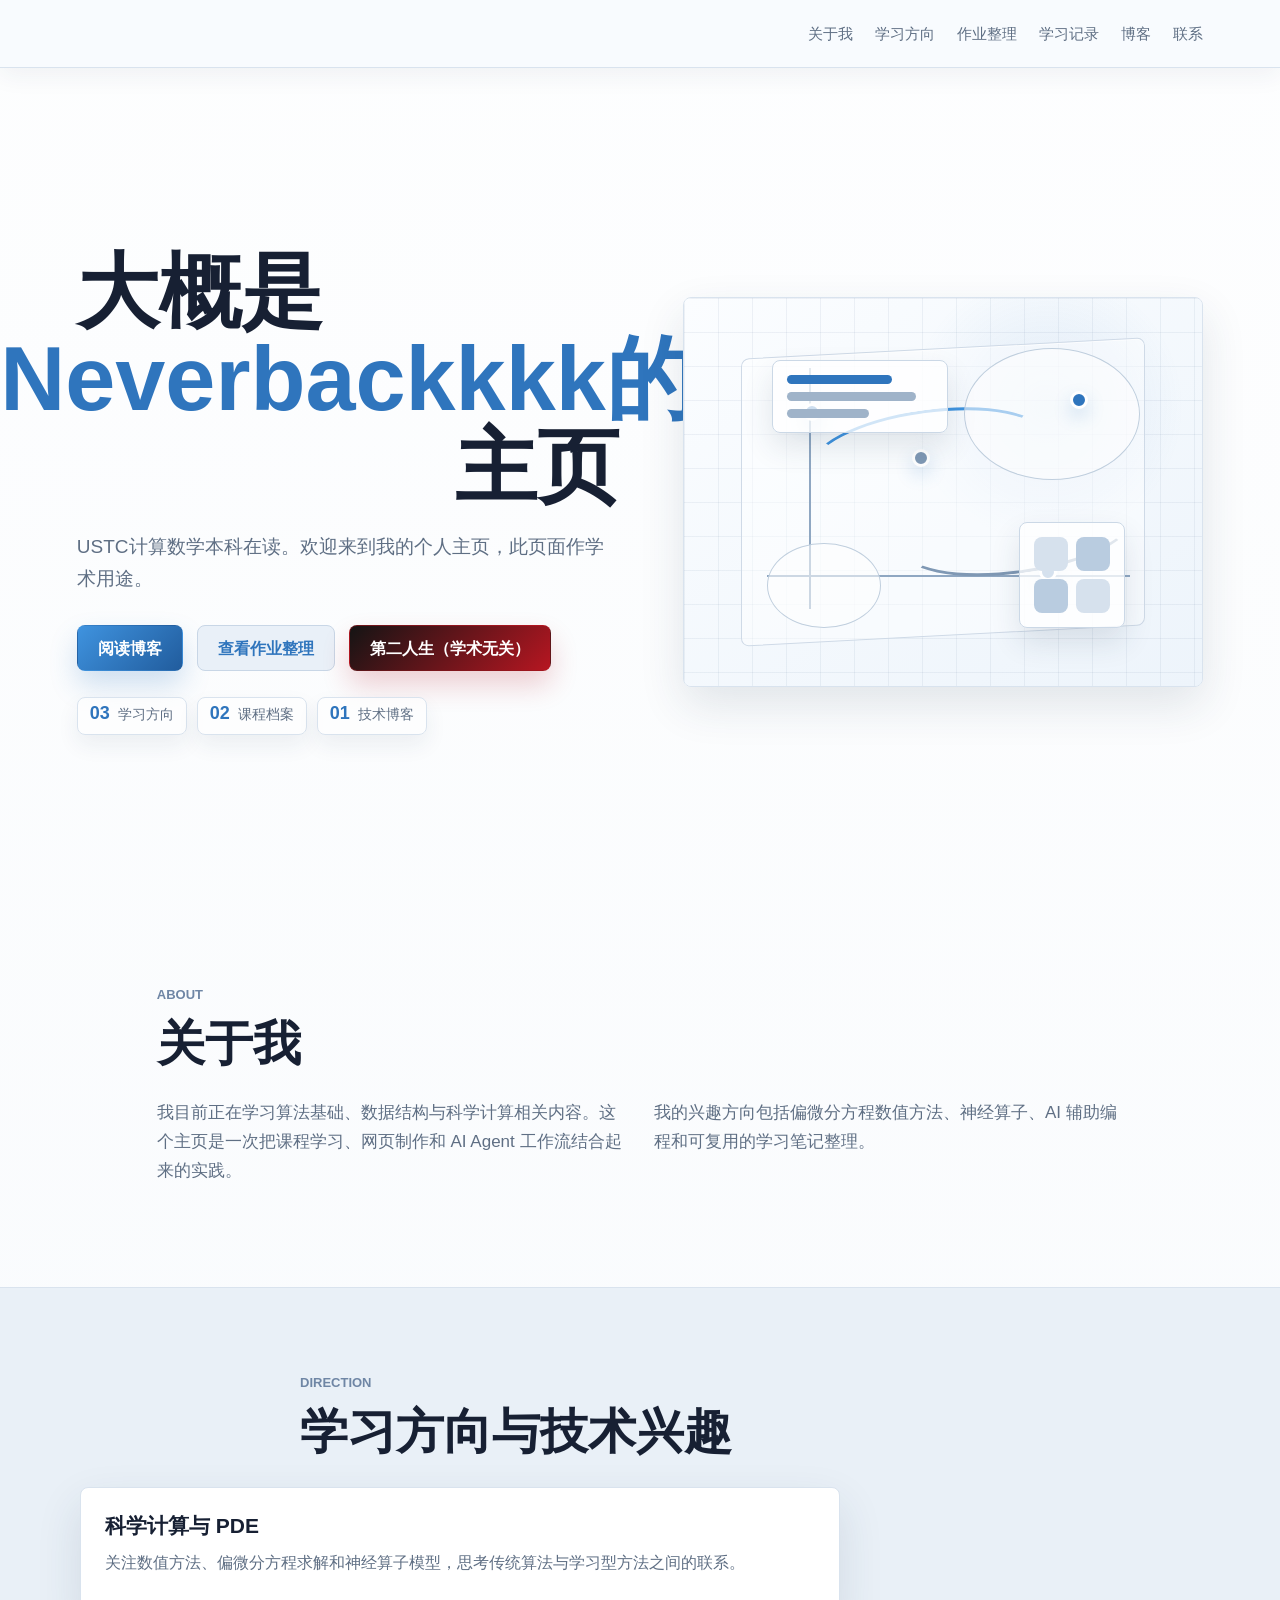
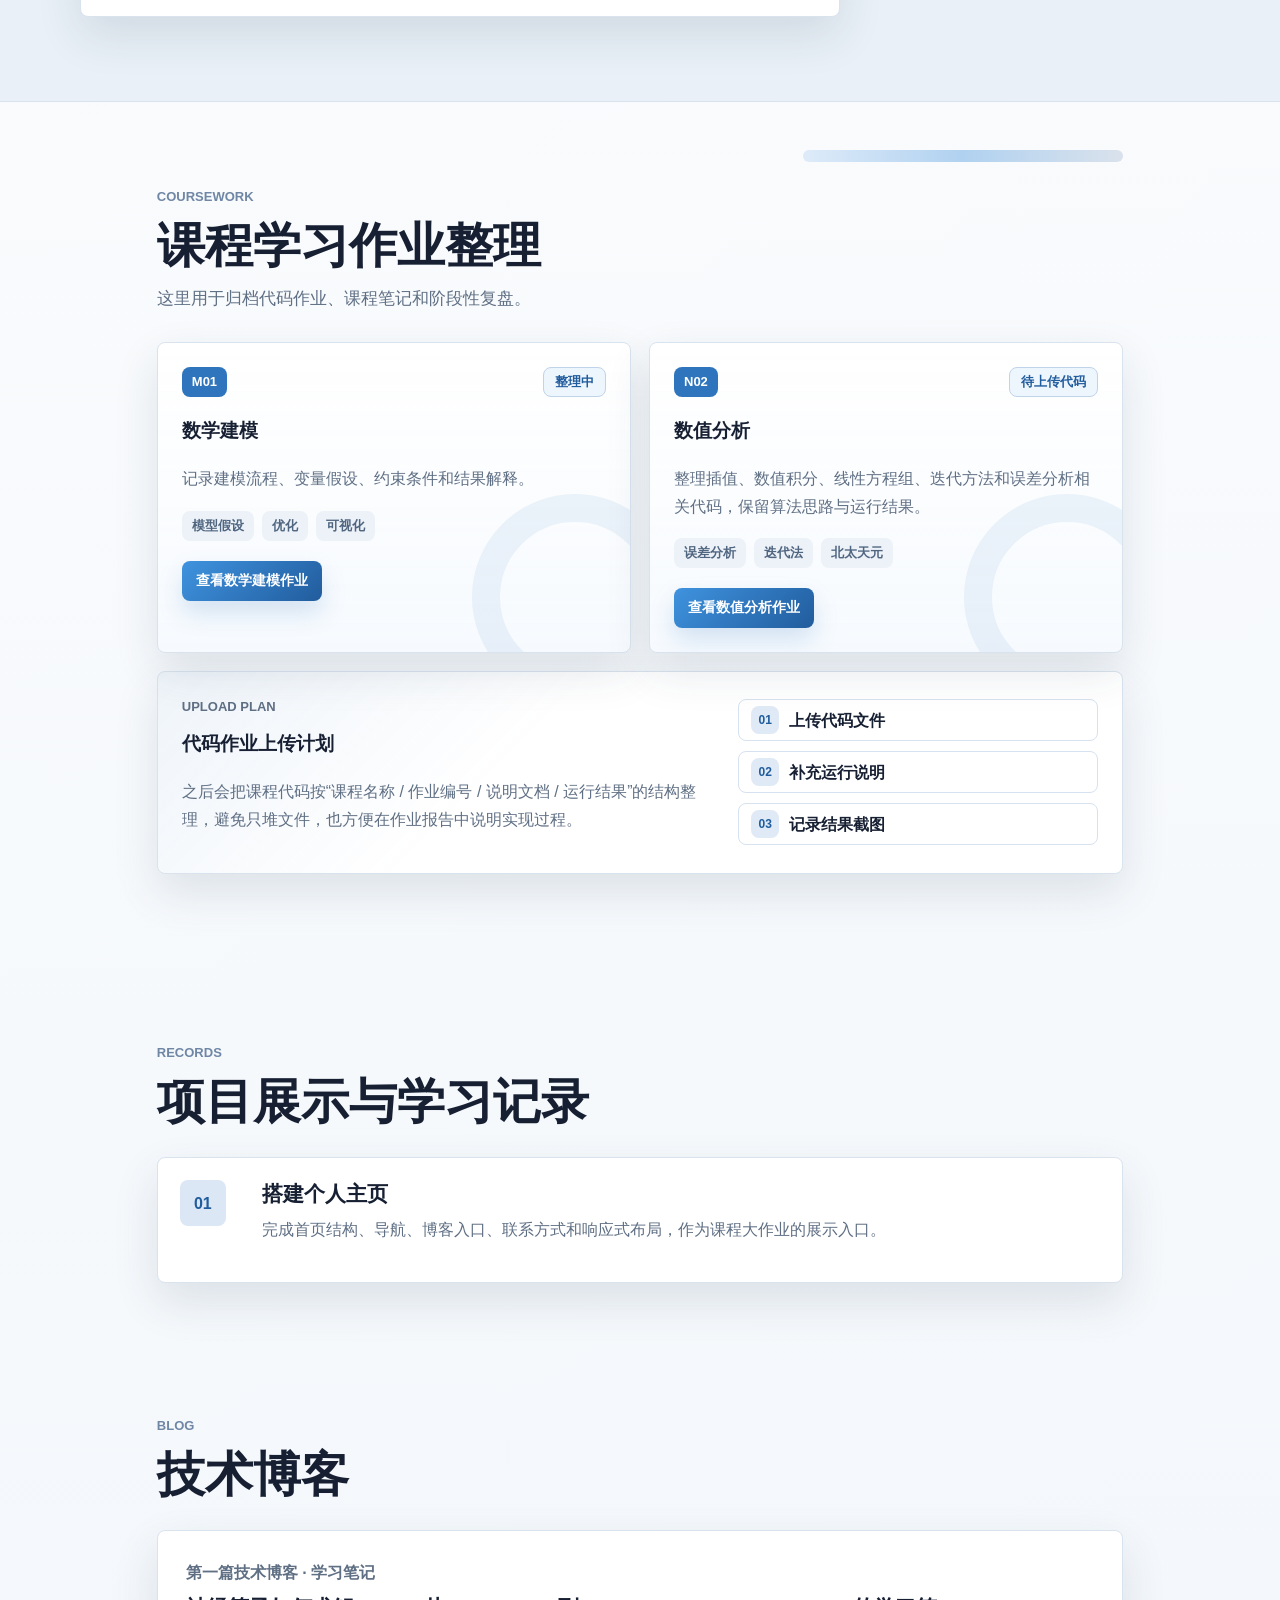
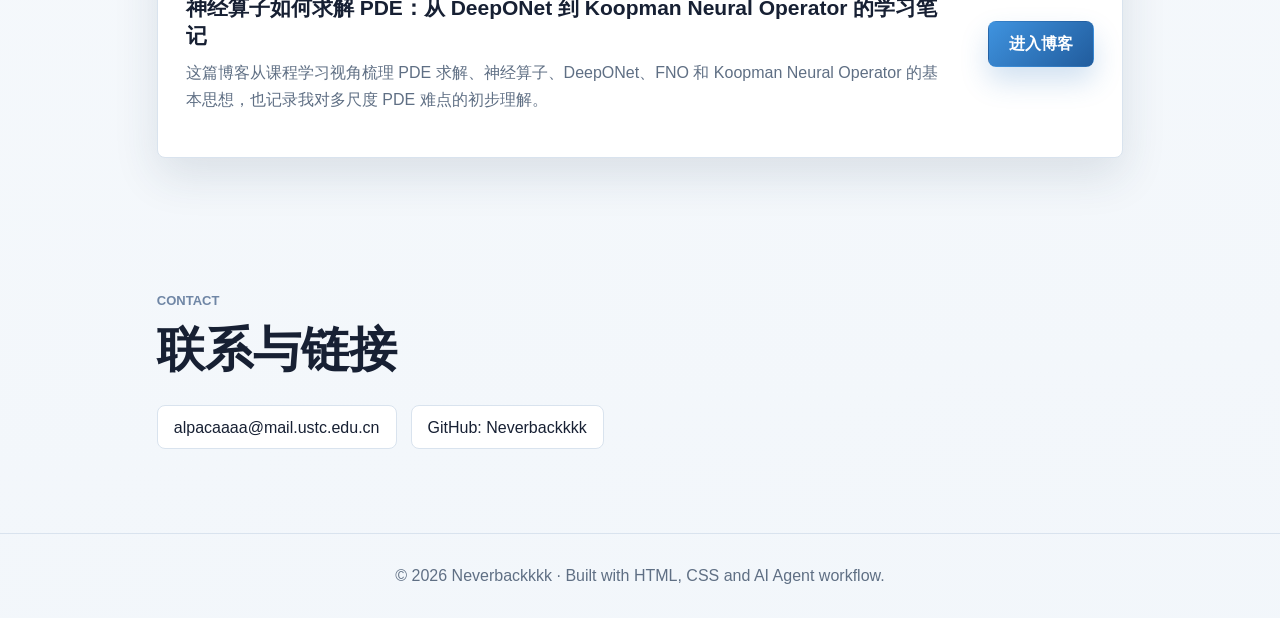
<file: index.html>
<!DOCTYPE html>
<html lang="zh-CN">
<head>
  <meta charset="UTF-8">
  <meta name="viewport" content="width=device-width, initial-scale=1.0">
  <title>韩子菲 | 个人主页</title>
  <meta name="description" content="韩子菲的算法基础课程大作业主页，记录课程学习、技术博客与 AI Agent 辅助开发过程。">
  <meta http-equiv="Cache-Control" content="no-cache, no-store, must-revalidate">
  <meta http-equiv="Pragma" content="no-cache">
  <meta http-equiv="Expires" content="0">
  <link rel="stylesheet" href="style.css?v=20260512-title-nowrap-1">
</head>
<body>
  <header class="site-header">
    <span class="brand-spacer" aria-hidden="true"></span>
    <button class="nav-toggle" type="button" aria-label="打开导航" aria-expanded="false">
      <span></span>
      <span></span>
      <span></span>
    </button>
    <nav class="site-nav" aria-label="主导航">
      <a href="#about">关于我</a>
      <a href="#learning">学习方向</a>
      <a href="#coursework">作业整理</a>
      <a href="#projects">学习记录</a>
      <a href="#blog">博客</a>
      <a href="#contact">联系</a>
    </nav>
  </header>

  <main id="top">
    <section class="hero">
      <div class="hero-copy">
        <h1 class="hero-title" aria-label="大概是Neverbackkkk的主页">
          <span class="title-line title-line-start">大概是</span>
          <span class="title-line title-line-center">Neverbackkkk的</span>
          <span class="title-line title-line-end">主页</span>
        </h1>
        <p class="hero-text">
          USTC计算数学本科在读。欢迎来到我的个人主页，此页面作学术用途。
        </p>
        <div class="hero-actions">
          <a class="button primary" href="#blog">阅读博客</a>
          <a class="button secondary" href="#coursework">查看作业整理</a>
          <a class="button life-button" href="second-life.html">第二人生（学术无关）</a>
        </div>
        <div class="hero-metrics" aria-label="主页内容概览">
          <span><strong>03</strong> 学习方向</span>
          <span><strong>02</strong> 课程档案</span>
          <span><strong>01</strong> 技术博客</span>
        </div>
      </div>
      <figure class="hero-media" aria-label="蓝灰色几何图形组合">
        <div class="geometry-board" aria-hidden="true">
          <span class="geo-plane"></span>
          <span class="geo-axis axis-x"></span>
          <span class="geo-axis axis-y"></span>
          <span class="geo-curve curve-one"></span>
          <span class="geo-curve curve-two"></span>
          <span class="geo-orbit orbit-one"></span>
          <span class="geo-orbit orbit-two"></span>
          <span class="geo-node node-a"></span>
          <span class="geo-node node-b"></span>
          <span class="geo-node node-c"></span>
          <span class="geo-node node-d"></span>
          <div class="geo-card geo-card-main">
            <span></span>
            <span></span>
            <span></span>
          </div>
          <div class="geo-card geo-card-small">
            <span></span>
            <span></span>
            <span></span>
            <span></span>
          </div>
        </div>
      </figure>
    </section>

    <section id="about" class="section">
      <div class="section-heading">
        <p class="eyebrow">About</p>
        <h2>关于我</h2>
      </div>
      <div class="two-column">
        <p>
          我目前正在学习算法基础、数据结构与科学计算相关内容。这个主页是一次把课程学习、网页制作和 AI Agent 工作流结合起来的实践。
        </p>
        <p>
          我的兴趣方向包括偏微分方程数值方法、神经算子、AI 辅助编程和可复用的学习笔记整理。
        </p>
      </div>
    </section>

    <section id="learning" class="section band">
      <div class="section-heading">
        <p class="eyebrow">Direction</p>
        <h2>学习方向与技术兴趣</h2>
      </div>
      <div class="interest-grid">
        <article class="info-card">
          <h3>科学计算与 PDE</h3>
          <p>关注数值方法、偏微分方程求解和神经算子模型，思考传统算法与学习型方法之间的联系。</p>
        </article>
      </div>
    </section>

    <section id="coursework" class="section coursework-section">
      <div class="section-heading">
        <p class="eyebrow">Coursework</p>
        <h2>课程学习作业整理</h2>
        <p class="section-note">
          这里用于归档代码作业、课程笔记和阶段性复盘。
        </p>
      </div>
      <div class="course-grid">
        <article class="course-card">
          <div class="course-card-top">
            <span class="course-index">M01</span>
            <span class="status-pill">整理中</span>
          </div>
          <h3>数学建模</h3>
          <p>记录建模流程、变量假设、约束条件和结果解释。</p>
          <div class="course-tags">
            <span>模型假设</span>
            <span>优化</span>
            <span>可视化</span>
          </div>
          <a class="course-link" href="coursework.html#mathematical-modeling">查看数学建模作业</a>
        </article>
        <article class="course-card">
          <div class="course-card-top">
            <span class="course-index">N02</span>
            <span class="status-pill">待上传代码</span>
          </div>
          <h3>数值分析</h3>
          <p>整理插值、数值积分、线性方程组、迭代方法和误差分析相关代码，保留算法思路与运行结果。</p>
          <div class="course-tags">
            <span>误差分析</span>
            <span>迭代法</span>
            <span>北太天元</span>
          </div>
          <a class="course-link" href="coursework.html#numerical-analysis">查看数值分析作业</a>
        </article>
      </div>
      <div class="archive-panel">
        <div>
          <p class="eyebrow">Upload Plan</p>
          <h3>代码作业上传计划</h3>
          <p>之后会把课程代码按“课程名称 / 作业编号 / 说明文档 / 运行结果”的结构整理，避免只堆文件，也方便在作业报告中说明实现过程。</p>
        </div>
        <ul class="archive-steps">
          <li><span>01</span> 上传代码文件</li>
          <li><span>02</span> 补充运行说明</li>
          <li><span>03</span> 记录结果截图</li>
        </ul>
      </div>
    </section>

    <section id="projects" class="section">
      <div class="section-heading">
        <p class="eyebrow">Records</p>
        <h2>项目展示与学习记录</h2>
      </div>
      <div class="timeline">
        <article class="timeline-item">
          <span>01</span>
          <div>
            <h3>搭建个人主页</h3>
            <p>完成首页结构、导航、博客入口、联系方式和响应式布局，作为课程大作业的展示入口。</p>
          </div>
        </article>
      </div>
    </section>

    <section id="blog" class="section blog-section">
      <div class="section-heading">
        <p class="eyebrow">Blog</p>
        <h2>技术博客</h2>
      </div>
      <article class="blog-card">
        <div>
          <p class="blog-meta">第一篇技术博客 · 学习笔记</p>
          <h3>神经算子如何求解 PDE：从 DeepONet 到 Koopman Neural Operator 的学习笔记</h3>
          <p>
            这篇博客从课程学习视角梳理 PDE 求解、神经算子、DeepONet、FNO 和 Koopman Neural Operator 的基本思想，也记录我对多尺度 PDE 难点的初步理解。
          </p>
        </div>
        <a class="button primary" href="blog/first-blog.html">进入博客</a>
      </article>
    </section>

    <section id="contact" class="section contact-section">
      <div class="section-heading">
        <p class="eyebrow">Contact</p>
        <h2>联系与链接</h2>
      </div>
      <div class="contact-list">
        <a href="mailto:alpacaaaa@mail.ustc.edu.cn">alpacaaaa@mail.ustc.edu.cn</a>
        <a href="https://github.com/Neverbackkkk">GitHub: Neverbackkkk</a>
      </div>
    </section>
  </main>

  <footer class="site-footer">
    <p>&copy; <span id="year"></span> Neverbackkkk · Built with HTML, CSS and AI Agent workflow.</p>
  </footer>

  <script src="script.js"></script>
</body>
</html>
</file>
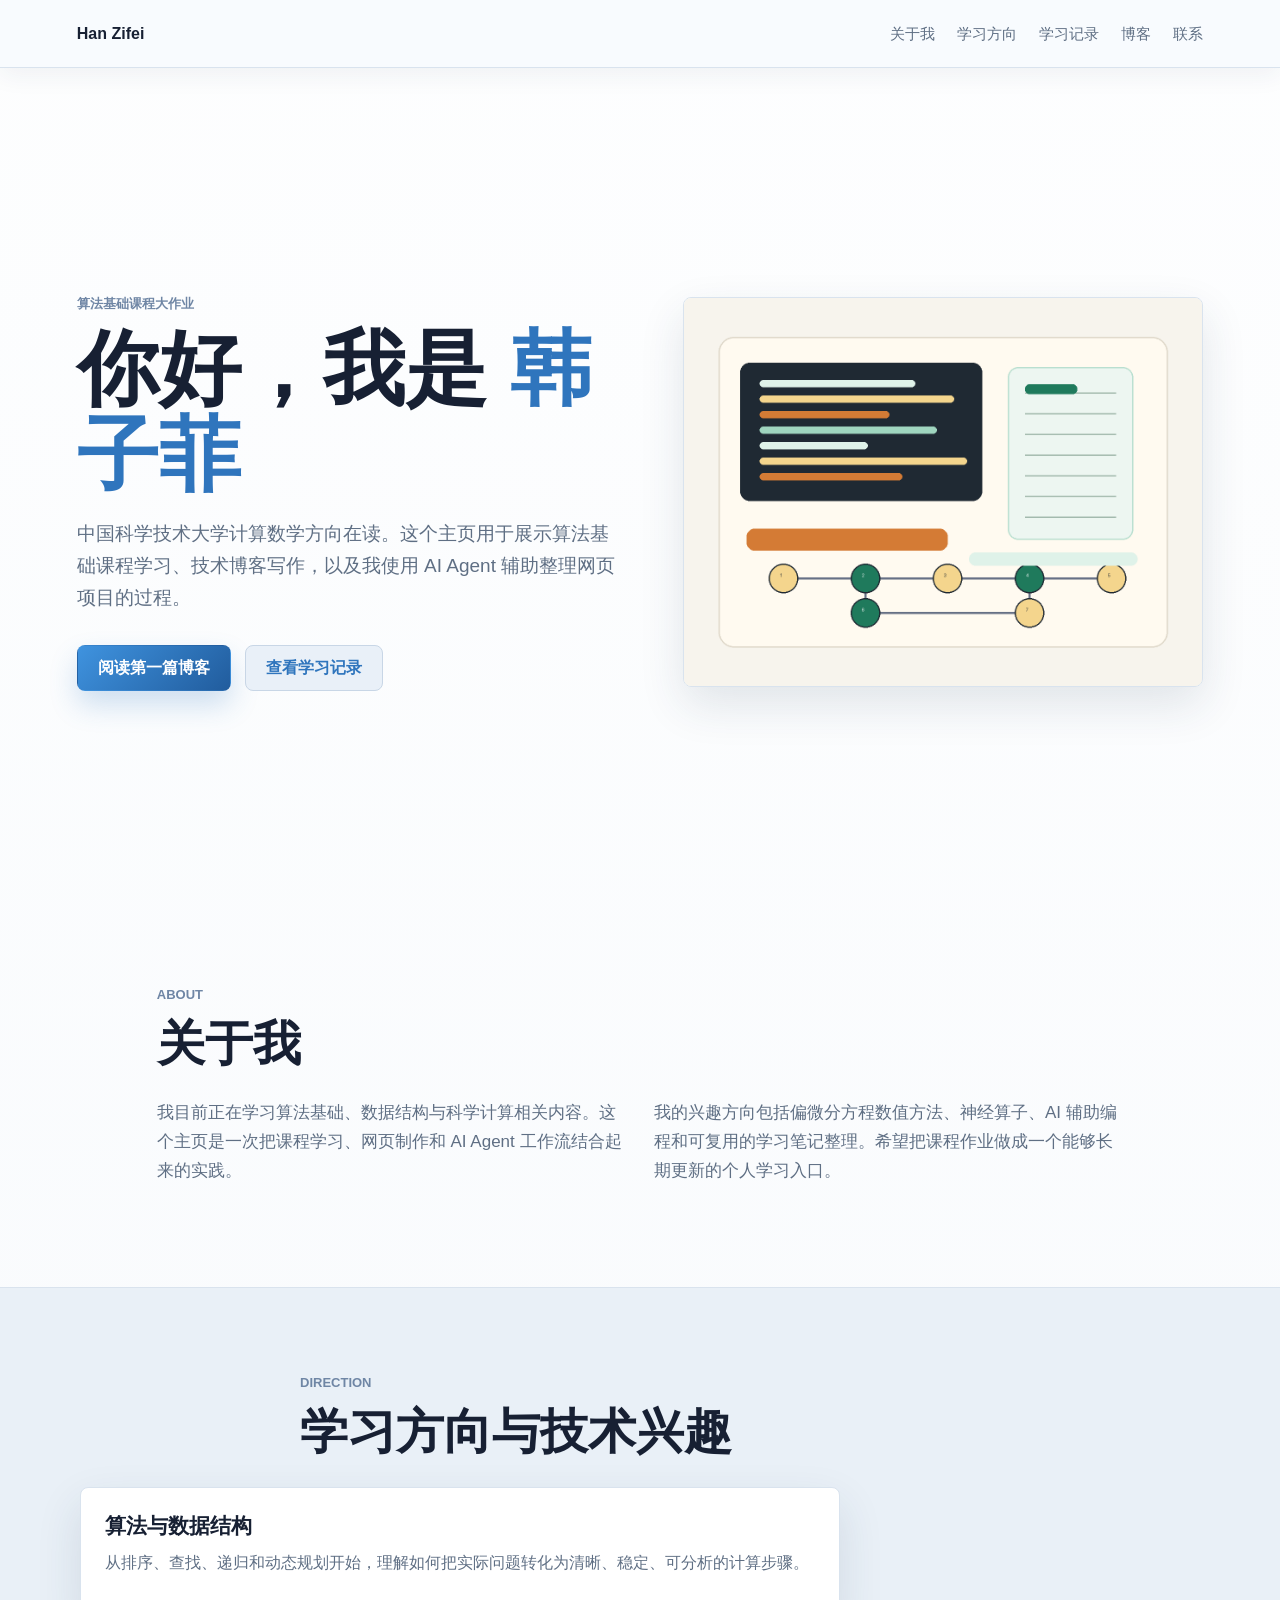
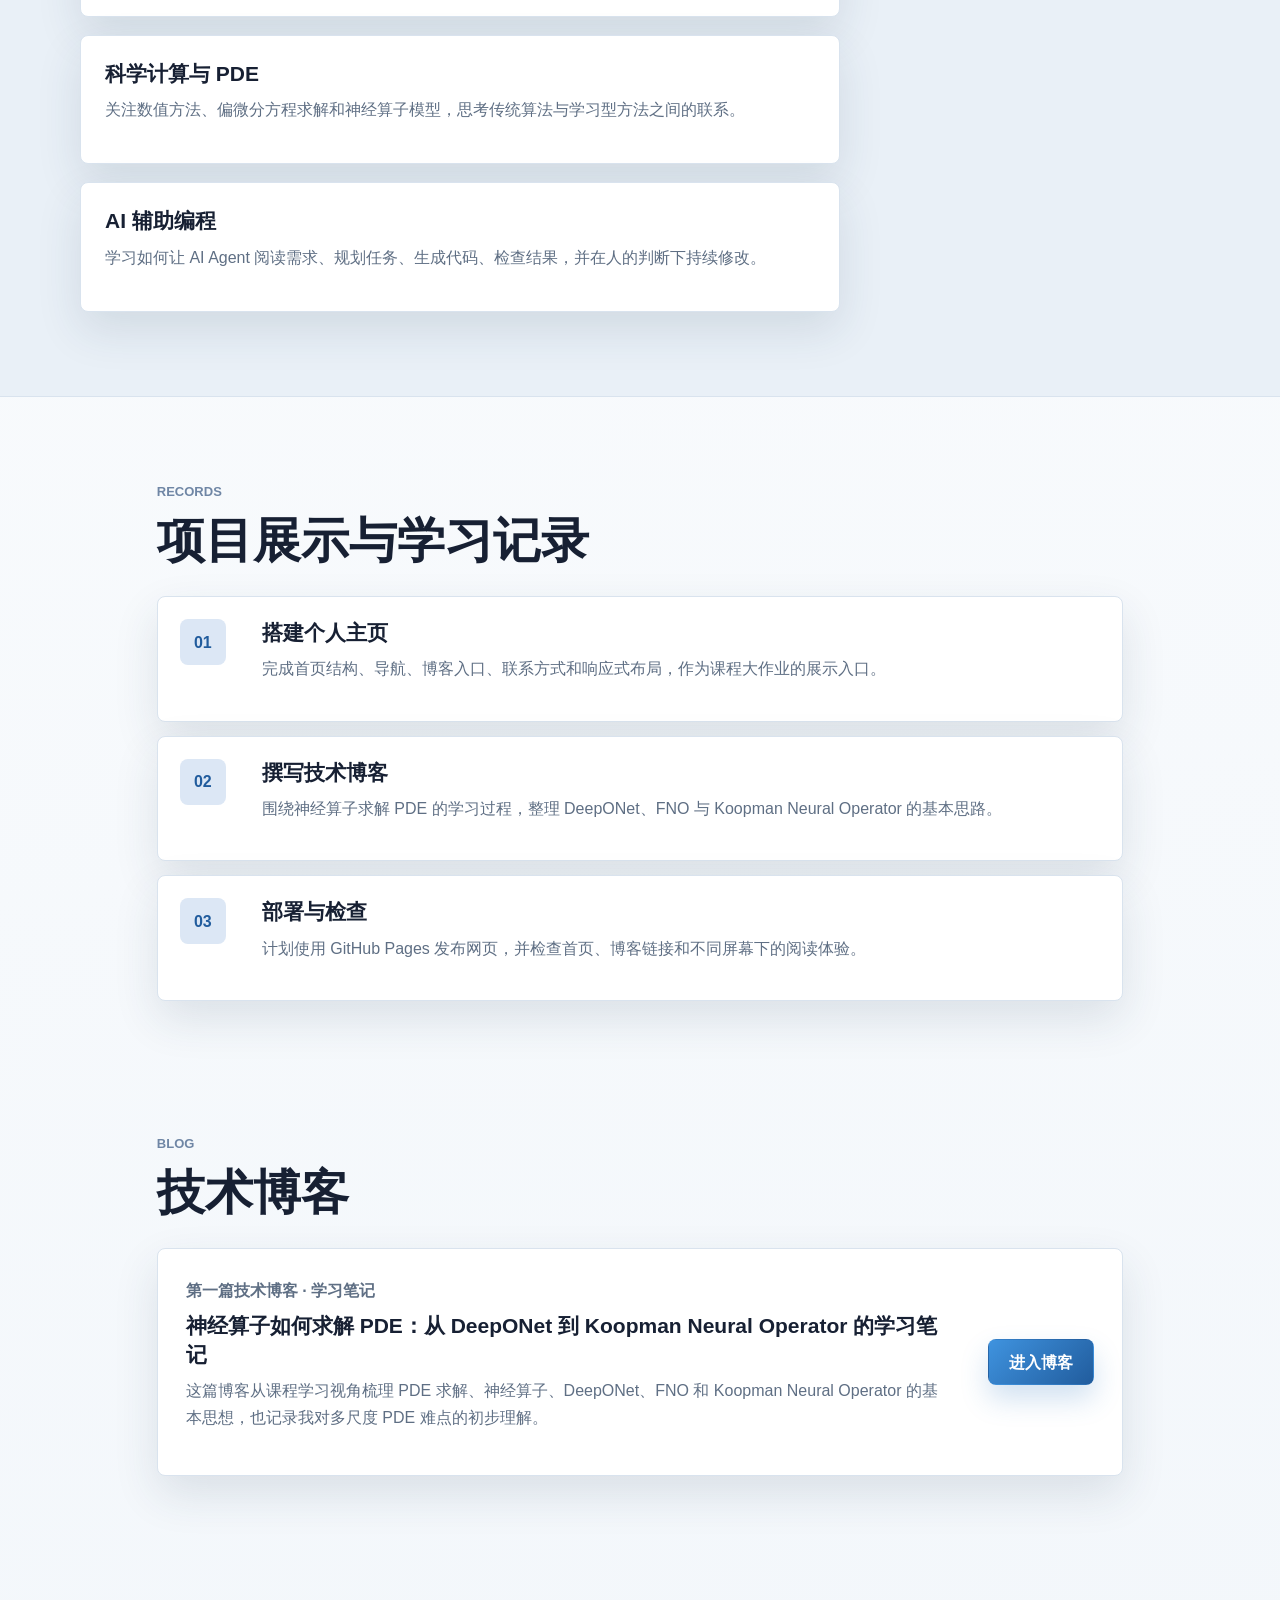
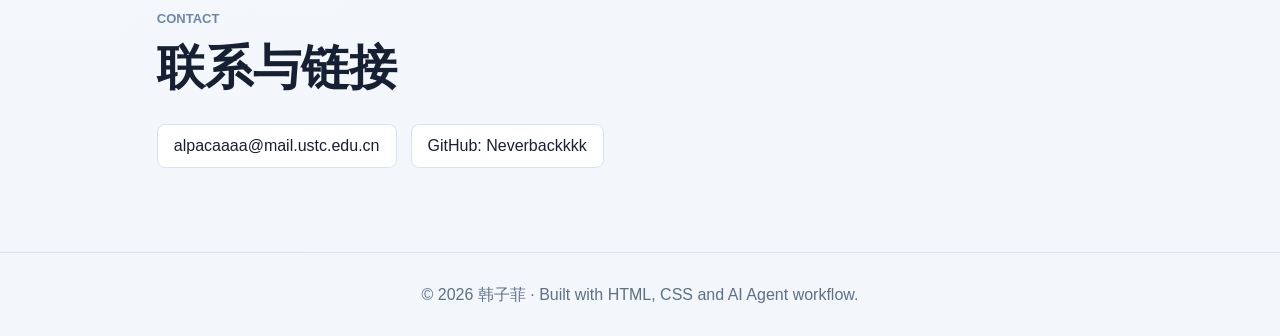
<file: src/index.html>
<!DOCTYPE html>
<html lang="zh-CN">
<head>
  <meta charset="UTF-8">
  <meta name="viewport" content="width=device-width, initial-scale=1.0">
  <title>韩子菲 | 个人主页</title>
  <meta name="description" content="韩子菲的算法基础课程大作业主页，记录课程学习、技术博客与 AI Agent 辅助开发过程。">
  <link rel="stylesheet" href="../style.css?v=20260512-cool-light">
</head>
<body>
  <header class="site-header">
    <a class="brand" href="#top" aria-label="返回首页">Han Zifei</a>
    <button class="nav-toggle" type="button" aria-label="打开导航" aria-expanded="false">
      <span></span>
      <span></span>
      <span></span>
    </button>
    <nav class="site-nav" aria-label="主导航">
      <a href="#about">关于我</a>
      <a href="#learning">学习方向</a>
      <a href="#projects">学习记录</a>
      <a href="#blog">博客</a>
      <a href="#contact">联系</a>
    </nav>
  </header>

  <main id="top">
    <section class="hero">
      <div class="hero-copy">
        <p class="eyebrow">算法基础课程大作业</p>
        <h1>你好，我是 <span>韩子菲</span></h1>
        <p class="hero-text">
          中国科学技术大学计算数学方向在读。这个主页用于展示算法基础课程学习、技术博客写作，以及我使用 AI Agent 辅助整理网页项目的过程。
        </p>
        <div class="hero-actions">
          <a class="button primary" href="#blog">阅读第一篇博客</a>
          <a class="button secondary" href="#projects">查看学习记录</a>
        </div>
      </div>
      <figure class="hero-media">
        <img src="../assets/study-workspace.png" alt="包含代码、算法节点和学习笔记的桌面插图">
      </figure>
    </section>

    <section id="about" class="section">
      <div class="section-heading">
        <p class="eyebrow">About</p>
        <h2>关于我</h2>
      </div>
      <div class="two-column">
        <p>
          我目前正在学习算法基础、数据结构与科学计算相关内容。这个主页是一次把课程学习、网页制作和 AI Agent 工作流结合起来的实践。
        </p>
        <p>
          我的兴趣方向包括偏微分方程数值方法、神经算子、AI 辅助编程和可复用的学习笔记整理。希望把课程作业做成一个能够长期更新的个人学习入口。
        </p>
      </div>
    </section>

    <section id="learning" class="section band">
      <div class="section-heading">
        <p class="eyebrow">Direction</p>
        <h2>学习方向与技术兴趣</h2>
      </div>
      <div class="interest-grid">
        <article class="info-card">
          <h3>算法与数据结构</h3>
          <p>从排序、查找、递归和动态规划开始，理解如何把实际问题转化为清晰、稳定、可分析的计算步骤。</p>
        </article>
        <article class="info-card">
          <h3>科学计算与 PDE</h3>
          <p>关注数值方法、偏微分方程求解和神经算子模型，思考传统算法与学习型方法之间的联系。</p>
        </article>
        <article class="info-card">
          <h3>AI 辅助编程</h3>
          <p>学习如何让 AI Agent 阅读需求、规划任务、生成代码、检查结果，并在人的判断下持续修改。</p>
        </article>
      </div>
    </section>

    <section id="projects" class="section">
      <div class="section-heading">
        <p class="eyebrow">Records</p>
        <h2>项目展示与学习记录</h2>
      </div>
      <div class="timeline">
        <article class="timeline-item">
          <span>01</span>
          <div>
            <h3>搭建个人主页</h3>
            <p>完成首页结构、导航、博客入口、联系方式和响应式布局，作为课程大作业的展示入口。</p>
          </div>
        </article>
        <article class="timeline-item">
          <span>02</span>
          <div>
            <h3>撰写技术博客</h3>
            <p>围绕神经算子求解 PDE 的学习过程，整理 DeepONet、FNO 与 Koopman Neural Operator 的基本思路。</p>
          </div>
        </article>
        <article class="timeline-item">
          <span>03</span>
          <div>
            <h3>部署与检查</h3>
            <p>计划使用 GitHub Pages 发布网页，并检查首页、博客链接和不同屏幕下的阅读体验。</p>
          </div>
        </article>
      </div>
    </section>

    <section id="blog" class="section blog-section">
      <div class="section-heading">
        <p class="eyebrow">Blog</p>
        <h2>技术博客</h2>
      </div>
      <article class="blog-card">
        <div>
          <p class="blog-meta">第一篇技术博客 · 学习笔记</p>
          <h3>神经算子如何求解 PDE：从 DeepONet 到 Koopman Neural Operator 的学习笔记</h3>
          <p>
            这篇博客从课程学习视角梳理 PDE 求解、神经算子、DeepONet、FNO 和 Koopman Neural Operator 的基本思想，也记录我对多尺度 PDE 难点的初步理解。
          </p>
        </div>
        <a class="button primary" href="../blog/first-blog.html">进入博客</a>
      </article>
    </section>

    <section id="contact" class="section contact-section">
      <div class="section-heading">
        <p class="eyebrow">Contact</p>
        <h2>联系与链接</h2>
      </div>
      <div class="contact-list">
        <a href="mailto:alpacaaaa@mail.ustc.edu.cn">alpacaaaa@mail.ustc.edu.cn</a>
        <a href="https://github.com/Neverbackkkk">GitHub: Neverbackkkk</a>
      </div>
    </section>
  </main>

  <footer class="site-footer">
    <p>&copy; <span id="year"></span> 韩子菲 · Built with HTML, CSS and AI Agent workflow.</p>
  </footer>

  <script src="../script.js"></script>
</body>
</html>
</file>
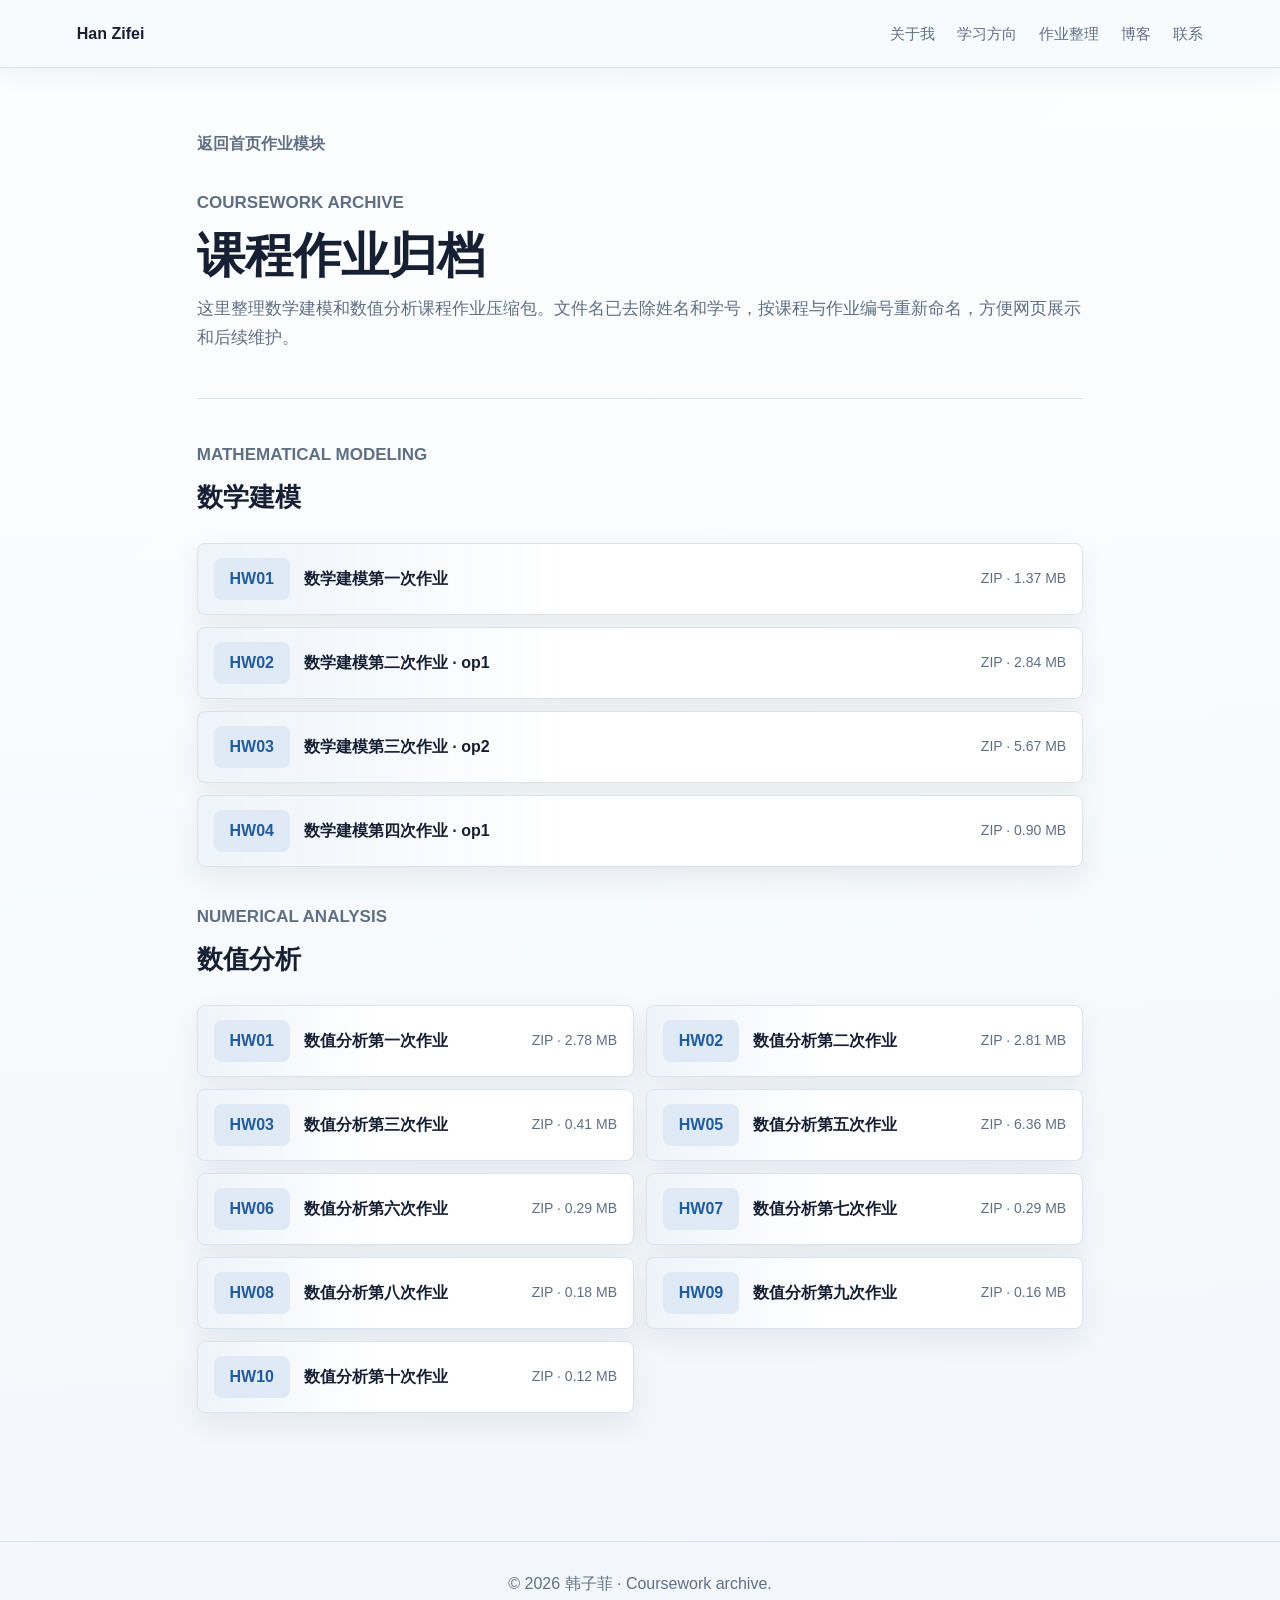
<file: coursework.html>
<!DOCTYPE html>
<html lang="zh-CN">
<head>
  <meta charset="UTF-8">
  <meta name="viewport" content="width=device-width, initial-scale=1.0">
  <title>课程作业归档 | 韩子菲</title>
  <meta name="description" content="韩子菲的课程作业归档页面，整理数学建模和数值分析课程作业压缩包。">
  <link rel="stylesheet" href="style.css?v=20260512-cool-light-6">
</head>
<body>
  <header class="site-header">
    <a class="brand" href="index.html">Han Zifei</a>
    <button class="nav-toggle" type="button" aria-label="打开导航" aria-expanded="false">
      <span></span>
      <span></span>
      <span></span>
    </button>
    <nav class="site-nav" aria-label="主导航">
      <a href="index.html#about">关于我</a>
      <a href="index.html#learning">学习方向</a>
      <a href="index.html#coursework">作业整理</a>
      <a href="index.html#blog">博客</a>
      <a href="index.html#contact">联系</a>
    </nav>
  </header>

  <main>
    <article class="article-page assignment-page">
      <a class="back-link" href="index.html#coursework">返回首页作业模块</a>
      <header class="article-header">
        <p class="eyebrow">Coursework Archive</p>
        <h1>课程作业归档</h1>
        <p class="article-summary">
          这里整理数学建模和数值分析课程作业压缩包。文件名已去除姓名和学号，按课程与作业编号重新命名，方便网页展示和后续维护。
        </p>
      </header>

      <section class="assignment-section" id="mathematical-modeling">
        <div class="section-heading">
          <p class="eyebrow">Mathematical Modeling</p>
          <h2>数学建模</h2>
        </div>
        <div class="assignment-list">
          <a class="assignment-item" href="coursework/mathematical-modeling/mathematical-modeling-hw01.zip" download>
            <span>HW01</span>
            <strong>数学建模第一次作业</strong>
            <em>ZIP · 1.37 MB</em>
          </a>
          <a class="assignment-item" href="coursework/mathematical-modeling/mathematical-modeling-hw02-op1.zip" download>
            <span>HW02</span>
            <strong>数学建模第二次作业 · op1</strong>
            <em>ZIP · 2.84 MB</em>
          </a>
          <a class="assignment-item" href="coursework/mathematical-modeling/mathematical-modeling-hw03-op2.zip" download>
            <span>HW03</span>
            <strong>数学建模第三次作业 · op2</strong>
            <em>ZIP · 5.67 MB</em>
          </a>
          <a class="assignment-item" href="coursework/mathematical-modeling/mathematical-modeling-hw04-op1.zip" download>
            <span>HW04</span>
            <strong>数学建模第四次作业 · op1</strong>
            <em>ZIP · 0.90 MB</em>
          </a>
        </div>
      </section>

      <section class="assignment-section" id="numerical-analysis">
        <div class="section-heading">
          <p class="eyebrow">Numerical Analysis</p>
          <h2>数值分析</h2>
        </div>
        <div class="assignment-list compact">
          <a class="assignment-item" href="coursework/numerical-analysis/numerical-analysis-hw01.zip" download>
            <span>HW01</span>
            <strong>数值分析第一次作业</strong>
            <em>ZIP · 2.78 MB</em>
          </a>
          <a class="assignment-item" href="coursework/numerical-analysis/numerical-analysis-hw02.zip" download>
            <span>HW02</span>
            <strong>数值分析第二次作业</strong>
            <em>ZIP · 2.81 MB</em>
          </a>
          <a class="assignment-item" href="coursework/numerical-analysis/numerical-analysis-hw03.zip" download>
            <span>HW03</span>
            <strong>数值分析第三次作业</strong>
            <em>ZIP · 0.41 MB</em>
          </a>
          <a class="assignment-item" href="coursework/numerical-analysis/numerical-analysis-hw05.zip" download>
            <span>HW05</span>
            <strong>数值分析第五次作业</strong>
            <em>ZIP · 6.36 MB</em>
          </a>
          <a class="assignment-item" href="coursework/numerical-analysis/numerical-analysis-hw06.zip" download>
            <span>HW06</span>
            <strong>数值分析第六次作业</strong>
            <em>ZIP · 0.29 MB</em>
          </a>
          <a class="assignment-item" href="coursework/numerical-analysis/numerical-analysis-hw07.zip" download>
            <span>HW07</span>
            <strong>数值分析第七次作业</strong>
            <em>ZIP · 0.29 MB</em>
          </a>
          <a class="assignment-item" href="coursework/numerical-analysis/numerical-analysis-hw08.zip" download>
            <span>HW08</span>
            <strong>数值分析第八次作业</strong>
            <em>ZIP · 0.18 MB</em>
          </a>
          <a class="assignment-item" href="coursework/numerical-analysis/numerical-analysis-hw09.zip" download>
            <span>HW09</span>
            <strong>数值分析第九次作业</strong>
            <em>ZIP · 0.16 MB</em>
          </a>
          <a class="assignment-item" href="coursework/numerical-analysis/numerical-analysis-hw10.zip" download>
            <span>HW10</span>
            <strong>数值分析第十次作业</strong>
            <em>ZIP · 0.12 MB</em>
          </a>
        </div>
      </section>
    </article>
  </main>

  <footer class="site-footer">
    <p>&copy; <span id="year"></span> 韩子菲 · Coursework archive.</p>
  </footer>

  <script src="script.js"></script>
</body>
</html>
</file>
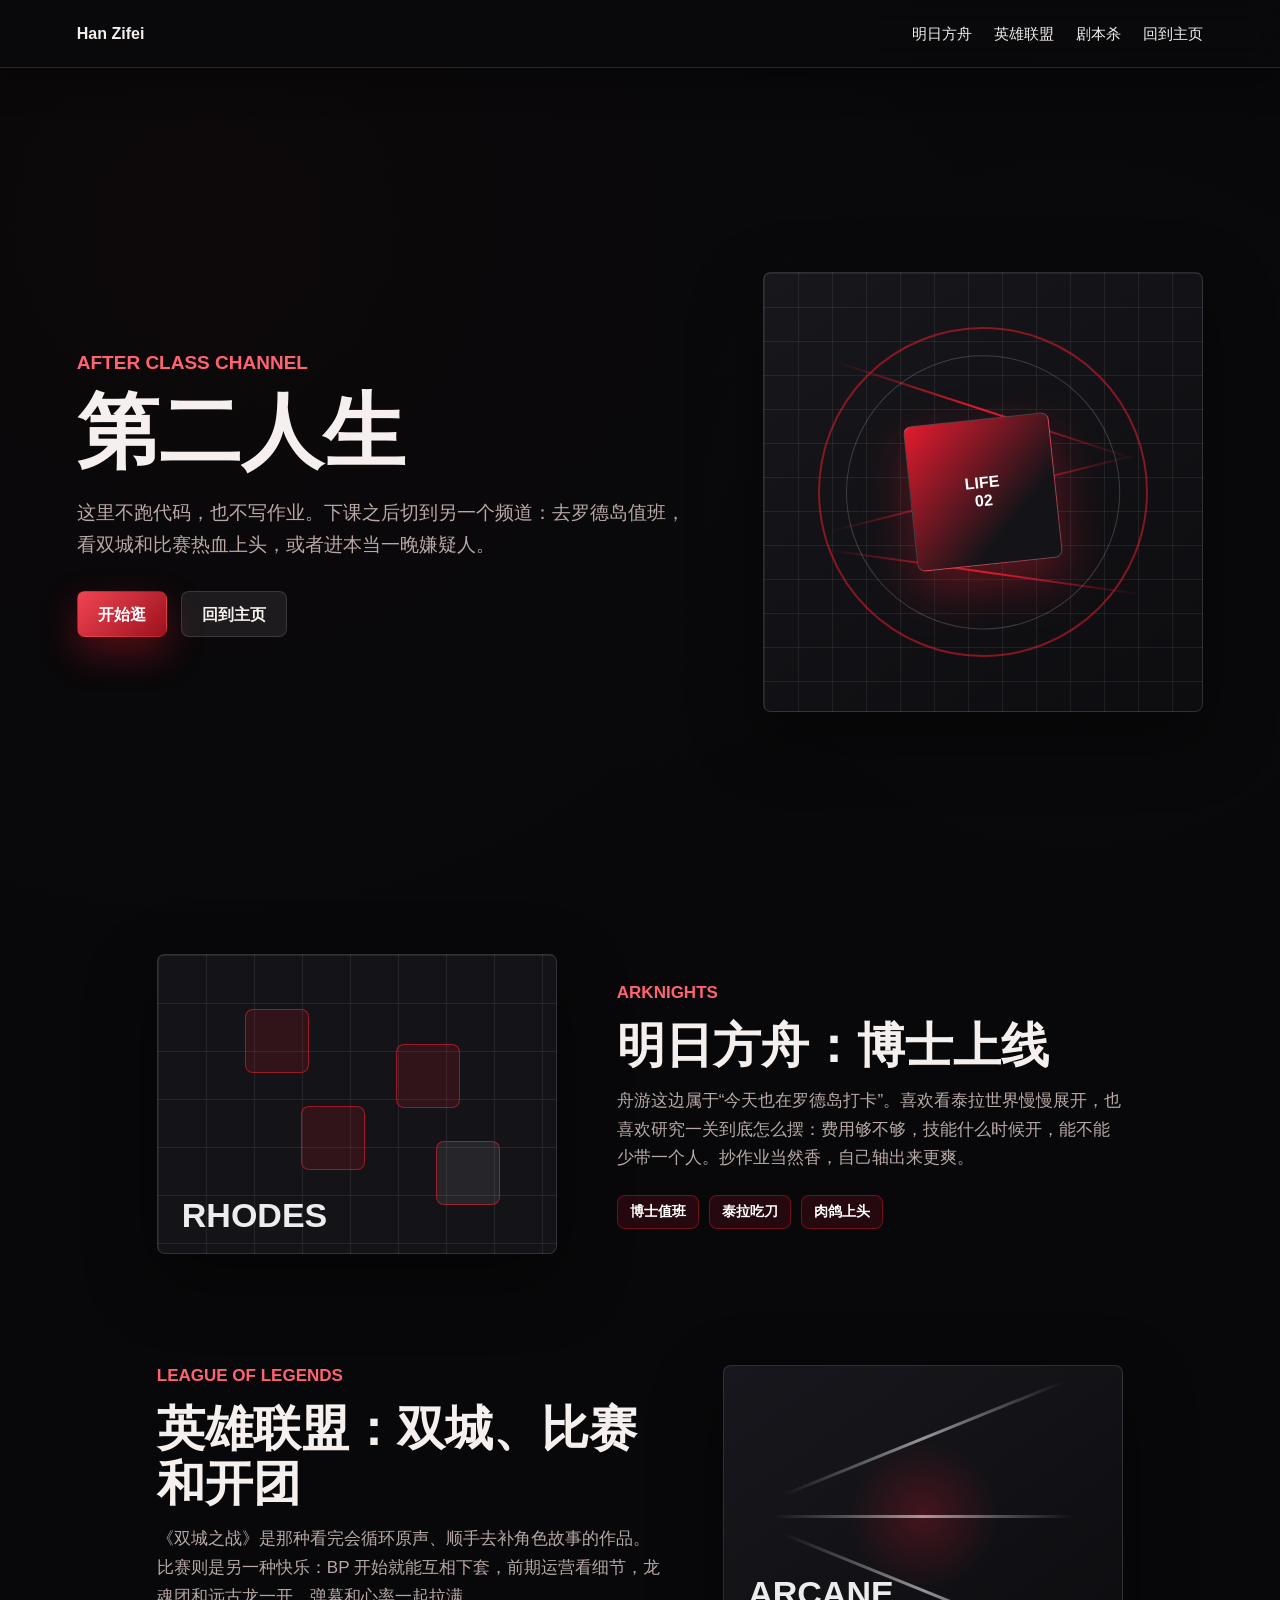
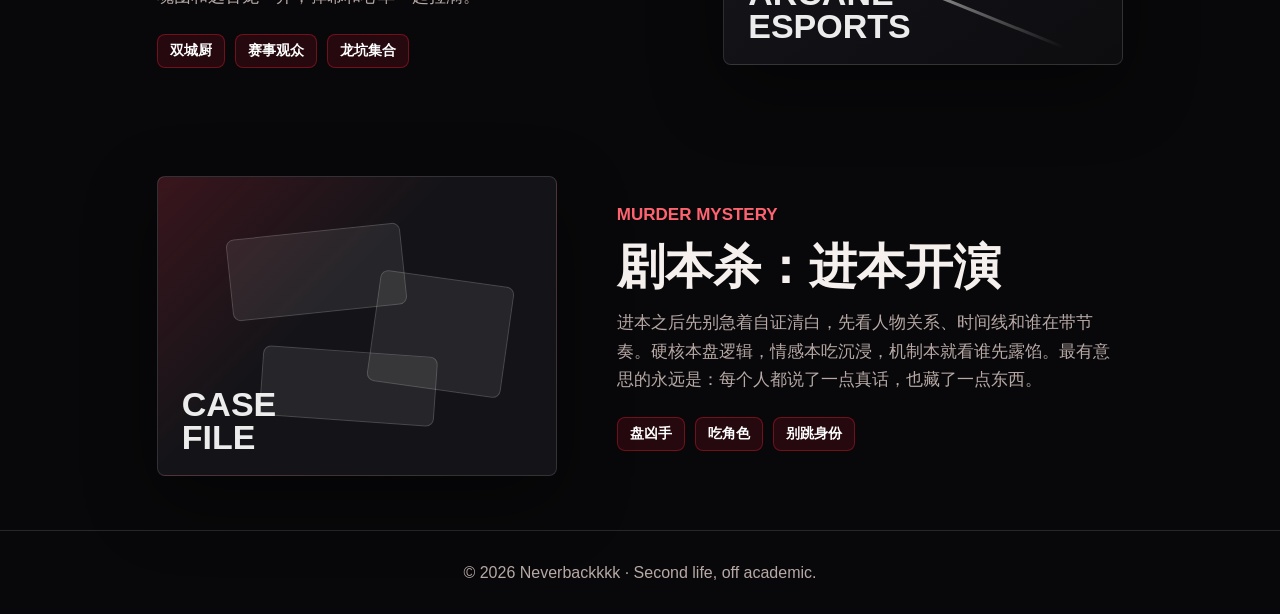
<file: second-life.html>
<!DOCTYPE html>
<html lang="zh-CN">
<head>
  <meta charset="UTF-8">
  <meta name="viewport" content="width=device-width, initial-scale=1.0">
  <title>第二人生 | 韩子菲</title>
  <meta name="description" content="韩子菲的第二人生页面，记录明日方舟、英雄联盟与剧本杀这些学术之外的兴趣。">
  <link rel="stylesheet" href="style.css?v=20260512-second-life-2">
</head>
<body class="life-page">
  <header class="site-header life-header">
    <a class="brand" href="index.html">Han Zifei</a>
    <button class="nav-toggle" type="button" aria-label="打开导航" aria-expanded="false">
      <span></span>
      <span></span>
      <span></span>
    </button>
    <nav class="site-nav" aria-label="第二人生导航">
      <a href="#arknights">明日方舟</a>
      <a href="#league">英雄联盟</a>
      <a href="#murder-mystery">剧本杀</a>
      <a href="index.html">回到主页</a>
    </nav>
  </header>

  <main>
    <section class="life-hero">
      <div class="life-hero-copy">
        <p class="eyebrow">After Class Channel</p>
        <h1>第二人生</h1>
        <p>
          这里不跑代码，也不写作业。下课之后切到另一个频道：去罗德岛值班，看双城和比赛热血上头，或者进本当一晚嫌疑人。
        </p>
        <div class="life-hero-actions">
          <a class="button primary" href="#arknights">开始逛</a>
          <a class="button secondary" href="index.html">回到主页</a>
        </div>
      </div>
      <div class="life-signal" aria-hidden="true">
        <span class="signal-line"></span>
        <span class="signal-line"></span>
        <span class="signal-line"></span>
        <div class="signal-core">LIFE<br>02</div>
      </div>
    </section>

    <section class="life-section" id="arknights">
      <article class="life-feature">
        <div class="life-visual tactical-visual" aria-hidden="true">
          <span></span>
          <span></span>
          <span></span>
          <span></span>
          <strong>RHODES</strong>
        </div>
        <div class="life-copy">
          <p class="eyebrow">Arknights</p>
          <h2>明日方舟：博士上线</h2>
          <p>
            舟游这边属于“今天也在罗德岛打卡”。喜欢看泰拉世界慢慢展开，也喜欢研究一关到底怎么摆：费用够不够，技能什么时候开，能不能少带一个人。抄作业当然香，自己轴出来更爽。
          </p>
          <div class="life-tags">
            <span>博士值班</span>
            <span>泰拉吃刀</span>
            <span>肉鸽上头</span>
          </div>
        </div>
      </article>
    </section>

    <section class="life-section" id="league">
      <article class="life-feature reverse">
        <div class="life-visual arena-visual" aria-hidden="true">
          <span class="lane top"></span>
          <span class="lane mid"></span>
          <span class="lane bot"></span>
          <strong>ARCANE<br>ESPORTS</strong>
        </div>
        <div class="life-copy">
          <p class="eyebrow">League of Legends</p>
          <h2>英雄联盟：双城、比赛和开团</h2>
          <p>
            《双城之战》是那种看完会循环原声、顺手去补角色故事的作品。比赛则是另一种快乐：BP 开始就能互相下套，前期运营看细节，龙魂团和远古龙一开，弹幕和心率一起拉满。
          </p>
          <div class="life-tags">
            <span>双城厨</span>
            <span>赛事观众</span>
            <span>龙坑集合</span>
          </div>
        </div>
      </article>
    </section>

    <section class="life-section" id="murder-mystery">
      <article class="life-feature">
        <div class="life-visual mystery-visual" aria-hidden="true">
          <span class="clue clue-a"></span>
          <span class="clue clue-b"></span>
          <span class="clue clue-c"></span>
          <strong>CASE<br>FILE</strong>
        </div>
        <div class="life-copy">
          <p class="eyebrow">Murder Mystery</p>
          <h2>剧本杀：进本开演</h2>
          <p>
            进本之后先别急着自证清白，先看人物关系、时间线和谁在带节奏。硬核本盘逻辑，情感本吃沉浸，机制本就看谁先露馅。最有意思的永远是：每个人都说了一点真话，也藏了一点东西。
          </p>
          <div class="life-tags">
            <span>盘凶手</span>
            <span>吃角色</span>
            <span>别跳身份</span>
          </div>
        </div>
      </article>
    </section>
  </main>

  <footer class="site-footer life-footer">
    <p>&copy; <span id="year"></span> Neverbackkkk · Second life, off academic.</p>
  </footer>

  <script src="script.js"></script>
</body>
</html>
</file>
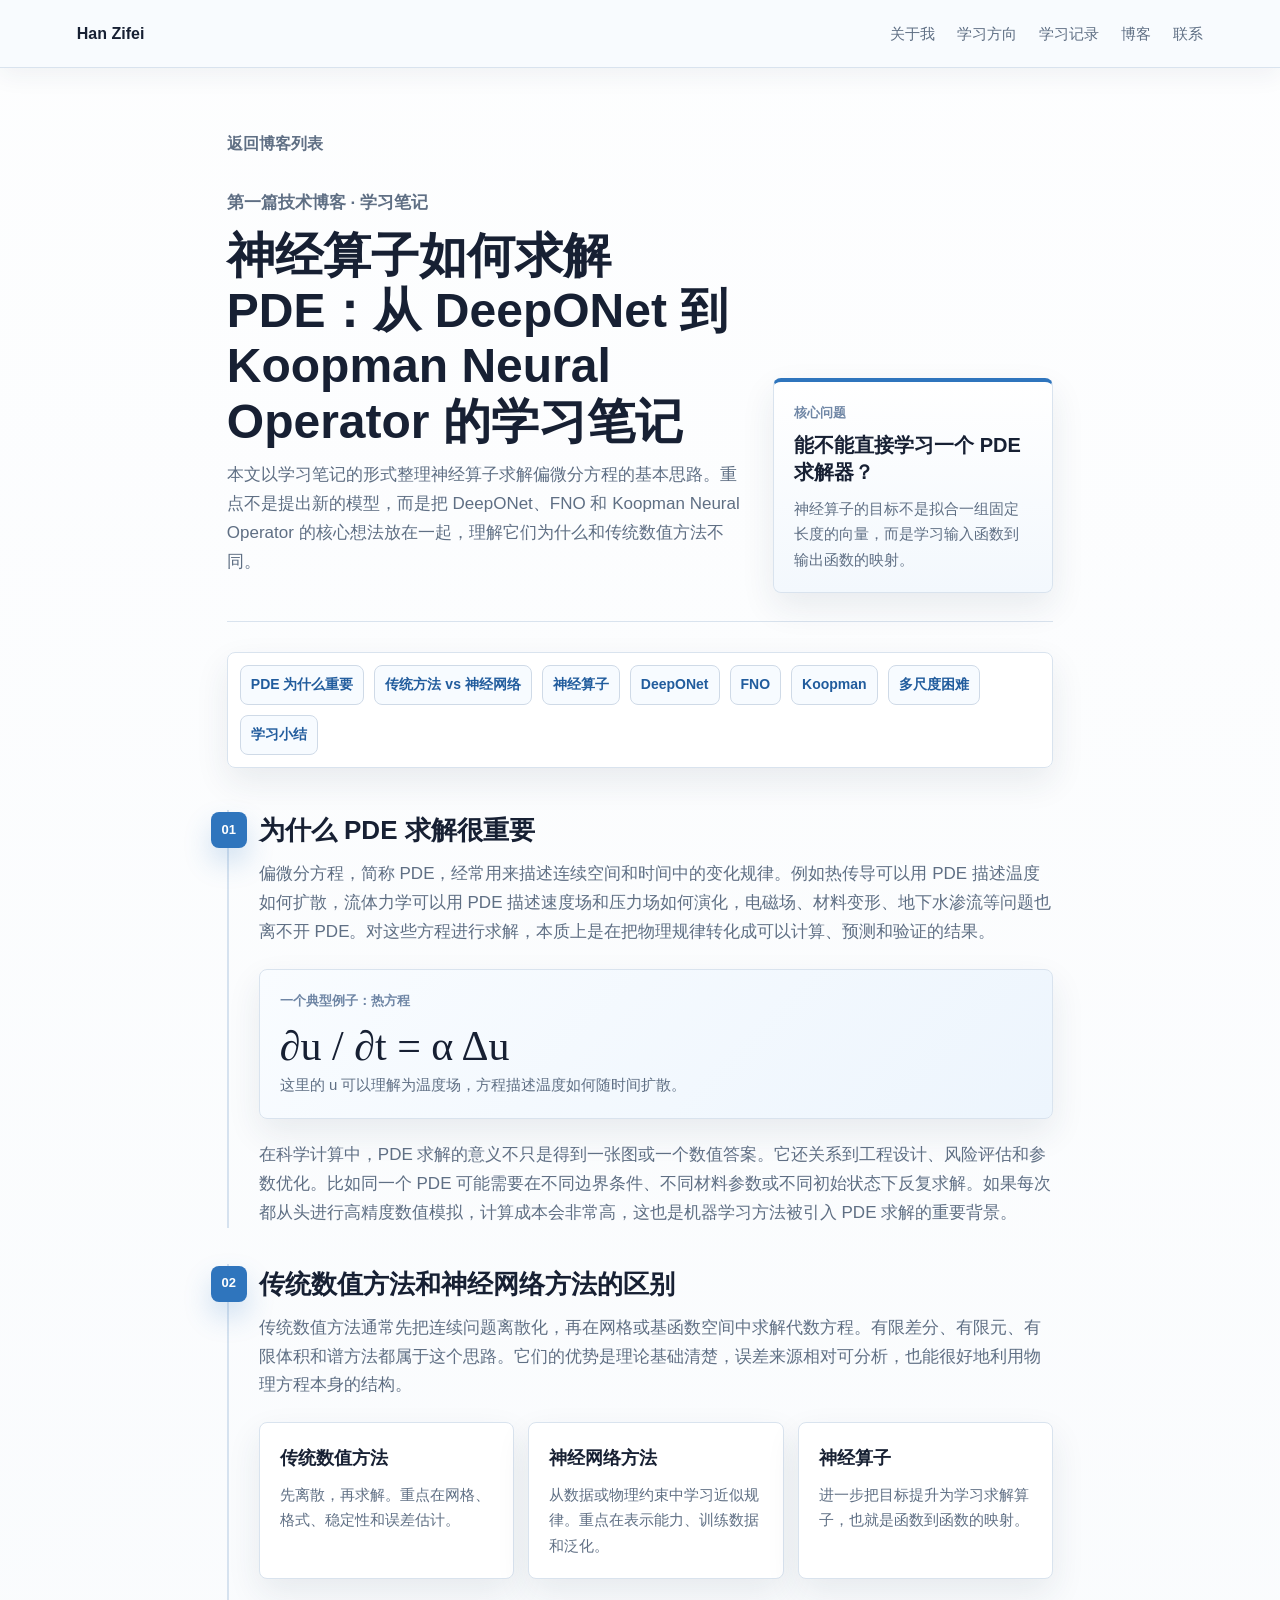
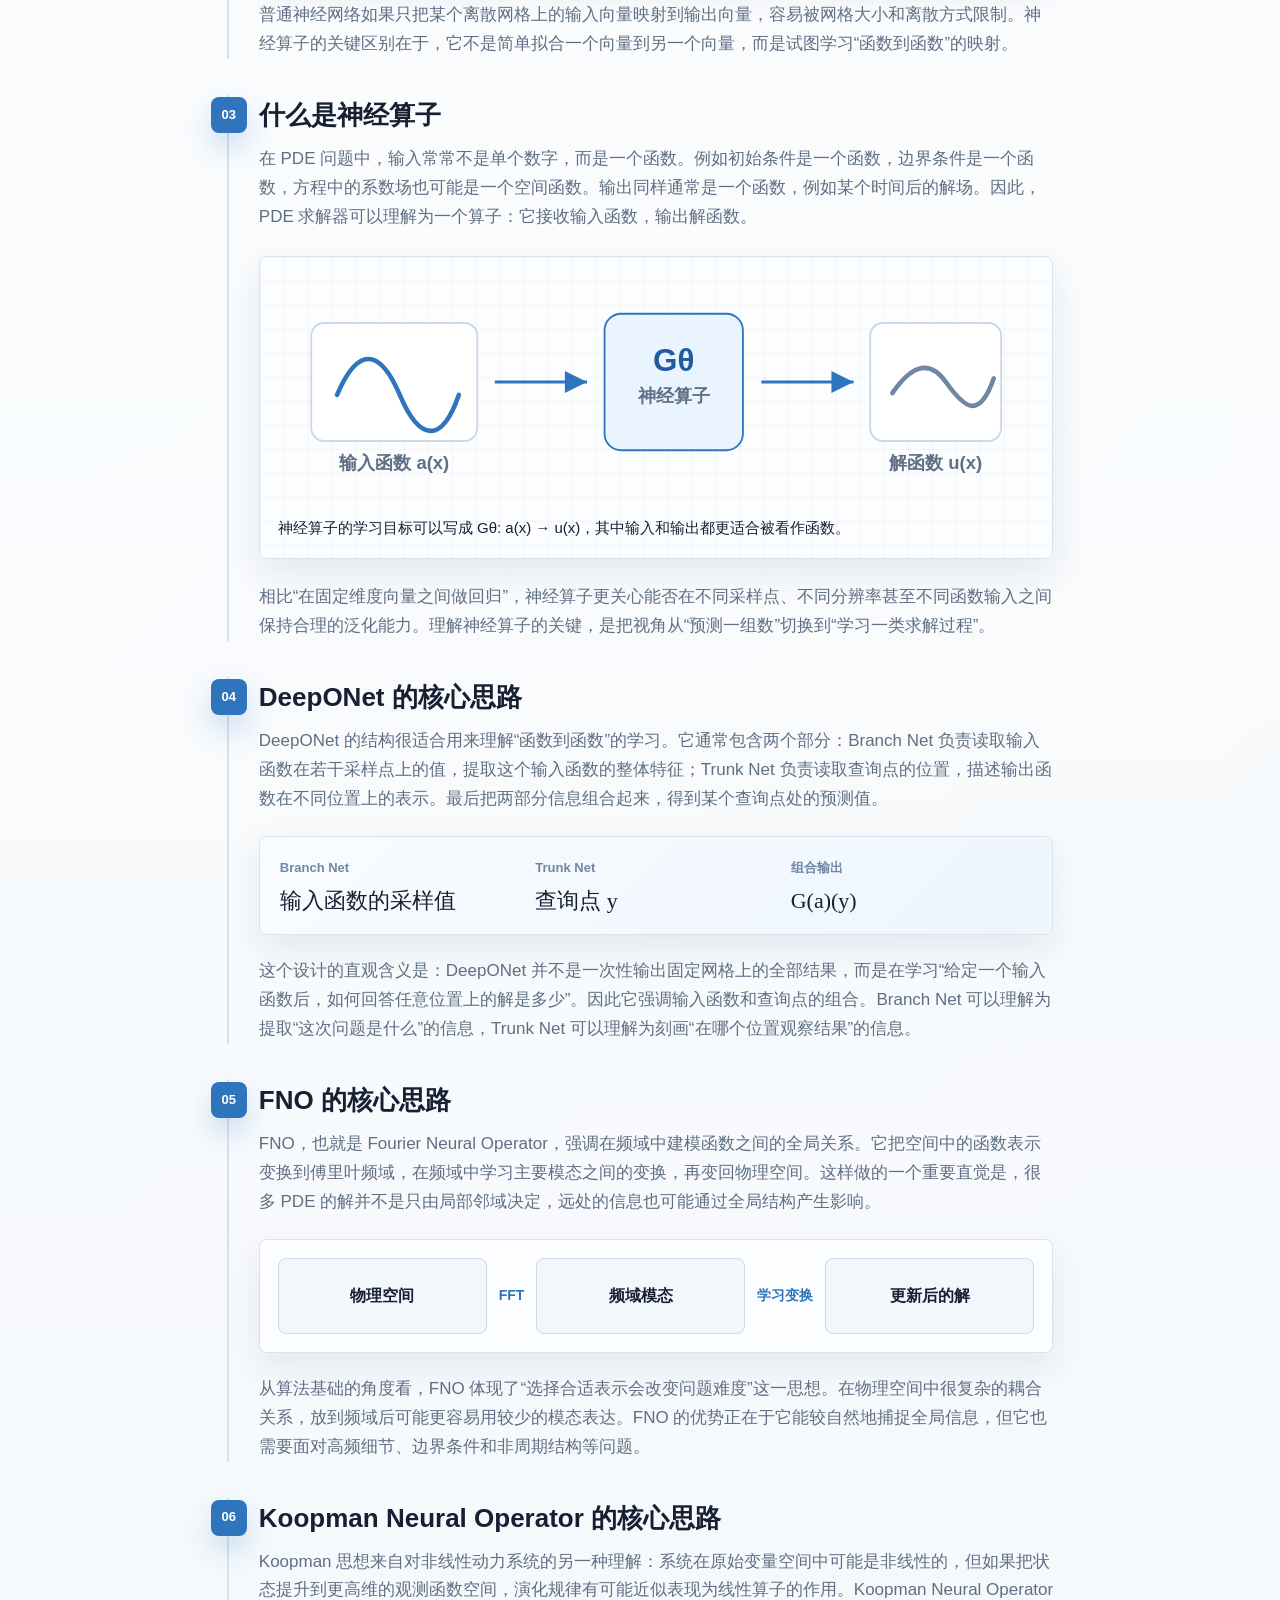
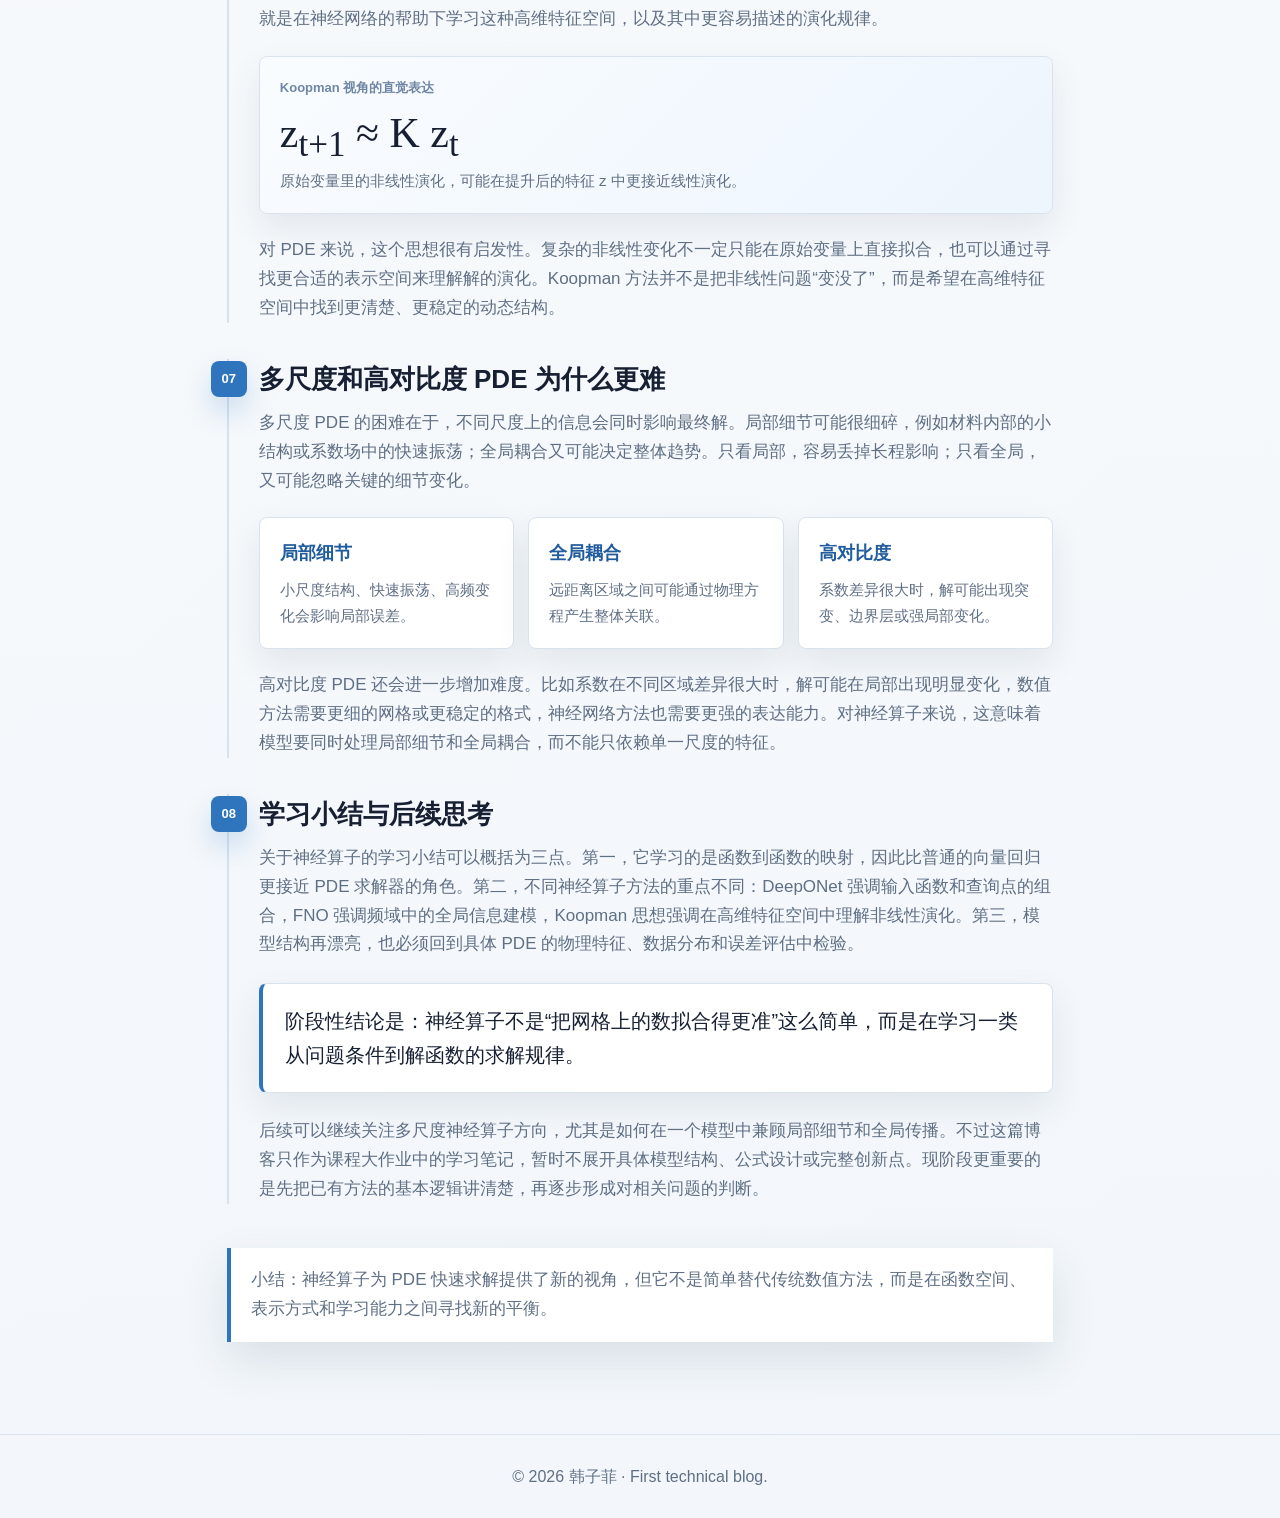
<file: blog/first-blog.html>
<!DOCTYPE html>
<html lang="zh-CN">
<head>
  <meta charset="UTF-8">
  <meta name="viewport" content="width=device-width, initial-scale=1.0">
  <title>神经算子如何求解 PDE：从 DeepONet 到 Koopman Neural Operator 的学习笔记</title>
  <meta name="description" content="面向算法基础课程大作业的第一篇技术博客：用学习笔记的方式理解神经算子如何求解 PDE，以及 DeepONet、FNO 和 Koopman Neural Operator 的基本思想。">
  <link rel="stylesheet" href="../style.css?v=20260512-cool-light-6">
</head>
<body>
  <header class="site-header">
    <a class="brand" href="../index.html">Han Zifei</a>
    <button class="nav-toggle" type="button" aria-label="打开导航" aria-expanded="false">
      <span></span>
      <span></span>
      <span></span>
    </button>
    <nav class="site-nav" aria-label="主导航">
      <a href="../index.html#about">关于我</a>
      <a href="../index.html#learning">学习方向</a>
      <a href="../index.html#projects">学习记录</a>
      <a href="../index.html#blog">博客</a>
      <a href="../index.html#contact">联系</a>
    </nav>
  </header>

  <main>
    <article class="article-page note-article">
      <a class="back-link" href="../index.html#blog">返回博客列表</a>

      <header class="article-header note-hero">
        <div>
          <p class="eyebrow">第一篇技术博客 · 学习笔记</p>
          <h1>神经算子如何求解 PDE：从 DeepONet 到 Koopman Neural Operator 的学习笔记</h1>
          <p class="article-summary">
            本文以学习笔记的形式整理神经算子求解偏微分方程的基本思路。重点不是提出新的模型，而是把 DeepONet、FNO 和 Koopman Neural Operator 的核心想法放在一起，理解它们为什么和传统数值方法不同。
          </p>
        </div>
        <aside class="note-overview" aria-label="文章导读">
          <span>核心问题</span>
          <strong>能不能直接学习一个 PDE 求解器？</strong>
          <p>神经算子的目标不是拟合一组固定长度的向量，而是学习输入函数到输出函数的映射。</p>
        </aside>
      </header>

      <nav class="note-toc" aria-label="文章目录">
        <a href="#why-pde">PDE 为什么重要</a>
        <a href="#numeric-vs-neural">传统方法 vs 神经网络</a>
        <a href="#operator">神经算子</a>
        <a href="#deeponet">DeepONet</a>
        <a href="#fno">FNO</a>
        <a href="#koopman">Koopman</a>
        <a href="#multiscale">多尺度困难</a>
        <a href="#thinking">学习小结</a>
      </nav>

      <section class="note-section" id="why-pde">
        <div class="section-kicker">01</div>
        <h2>为什么 PDE 求解很重要</h2>
        <p>
          偏微分方程，简称 PDE，经常用来描述连续空间和时间中的变化规律。例如热传导可以用 PDE 描述温度如何扩散，流体力学可以用 PDE 描述速度场和压力场如何演化，电磁场、材料变形、地下水渗流等问题也离不开 PDE。对这些方程进行求解，本质上是在把物理规律转化成可以计算、预测和验证的结果。
        </p>
        <div class="formula-card">
          <span class="formula-label">一个典型例子：热方程</span>
          <div class="formula">∂u / ∂t = α Δu</div>
          <p>这里的 u 可以理解为温度场，方程描述温度如何随时间扩散。</p>
        </div>
        <p>
          在科学计算中，PDE 求解的意义不只是得到一张图或一个数值答案。它还关系到工程设计、风险评估和参数优化。比如同一个 PDE 可能需要在不同边界条件、不同材料参数或不同初始状态下反复求解。如果每次都从头进行高精度数值模拟，计算成本会非常高，这也是机器学习方法被引入 PDE 求解的重要背景。
        </p>
      </section>

      <section class="note-section" id="numeric-vs-neural">
        <div class="section-kicker">02</div>
        <h2>传统数值方法和神经网络方法的区别</h2>
        <p>
          传统数值方法通常先把连续问题离散化，再在网格或基函数空间中求解代数方程。有限差分、有限元、有限体积和谱方法都属于这个思路。它们的优势是理论基础清楚，误差来源相对可分析，也能很好地利用物理方程本身的结构。
        </p>
        <div class="compare-grid">
          <div>
            <h3>传统数值方法</h3>
            <p>先离散，再求解。重点在网格、格式、稳定性和误差估计。</p>
          </div>
          <div>
            <h3>神经网络方法</h3>
            <p>从数据或物理约束中学习近似规律。重点在表示能力、训练数据和泛化。</p>
          </div>
          <div>
            <h3>神经算子</h3>
            <p>进一步把目标提升为学习求解算子，也就是函数到函数的映射。</p>
          </div>
        </div>
        <p>
          普通神经网络如果只把某个离散网格上的输入向量映射到输出向量，容易被网格大小和离散方式限制。神经算子的关键区别在于，它不是简单拟合一个向量到另一个向量，而是试图学习“函数到函数”的映射。
        </p>
      </section>

      <section class="note-section" id="operator">
        <div class="section-kicker">03</div>
        <h2>什么是神经算子</h2>
        <p>
          在 PDE 问题中，输入常常不是单个数字，而是一个函数。例如初始条件是一个函数，边界条件是一个函数，方程中的系数场也可能是一个空间函数。输出同样通常是一个函数，例如某个时间后的解场。因此，PDE 求解器可以理解为一个算子：它接收输入函数，输出解函数。
        </p>
        <figure class="operator-diagram" aria-label="神经算子示意图">
          <svg viewBox="0 0 820 260" role="img">
            <defs>
              <marker id="arrow" markerWidth="12" markerHeight="12" refX="10" refY="6" orient="auto">
                <path d="M2,2 L10,6 L2,10 Z"></path>
              </marker>
            </defs>
            <rect x="36" y="52" width="180" height="128" rx="14"></rect>
            <path class="wave" d="M64 130 C86 78, 110 78, 132 130 S178 182, 196 130"></path>
            <text x="126" y="210">输入函数 a(x)</text>
            <line x1="235" y1="116" x2="335" y2="116" marker-end="url(#arrow)"></line>
            <rect class="operator-box" x="354" y="42" width="150" height="148" rx="18"></rect>
            <text class="operator-text" x="429" y="104">Gθ</text>
            <text x="429" y="138">神经算子</text>
            <line x1="524" y1="116" x2="624" y2="116" marker-end="url(#arrow)"></line>
            <rect x="642" y="52" width="142" height="128" rx="14"></rect>
            <path class="wave output" d="M666 128 C684 102, 704 88, 724 116 S760 158, 776 112"></path>
            <text x="713" y="210">解函数 u(x)</text>
          </svg>
          <figcaption>神经算子的学习目标可以写成 Gθ: a(x) → u(x)，其中输入和输出都更适合被看作函数。</figcaption>
        </figure>
        <p>
          相比“在固定维度向量之间做回归”，神经算子更关心能否在不同采样点、不同分辨率甚至不同函数输入之间保持合理的泛化能力。理解神经算子的关键，是把视角从“预测一组数”切换到“学习一类求解过程”。
        </p>
      </section>

      <section class="note-section" id="deeponet">
        <div class="section-kicker">04</div>
        <h2>DeepONet 的核心思路</h2>
        <p>
          DeepONet 的结构很适合用来理解“函数到函数”的学习。它通常包含两个部分：Branch Net 负责读取输入函数在若干采样点上的值，提取这个输入函数的整体特征；Trunk Net 负责读取查询点的位置，描述输出函数在不同位置上的表示。最后把两部分信息组合起来，得到某个查询点处的预测值。
        </p>
        <div class="formula-card split-formula">
          <div>
            <span class="formula-label">Branch Net</span>
            <div class="formula small">输入函数的采样值</div>
          </div>
          <div>
            <span class="formula-label">Trunk Net</span>
            <div class="formula small">查询点 y</div>
          </div>
          <div>
            <span class="formula-label">组合输出</span>
            <div class="formula small">G(a)(y)</div>
          </div>
        </div>
        <p>
          这个设计的直观含义是：DeepONet 并不是一次性输出固定网格上的全部结果，而是在学习“给定一个输入函数后，如何回答任意位置上的解是多少”。因此它强调输入函数和查询点的组合。Branch Net 可以理解为提取“这次问题是什么”的信息，Trunk Net 可以理解为刻画“在哪个位置观察结果”的信息。
        </p>
      </section>

      <section class="note-section" id="fno">
        <div class="section-kicker">05</div>
        <h2>FNO 的核心思路</h2>
        <p>
          FNO，也就是 Fourier Neural Operator，强调在频域中建模函数之间的全局关系。它把空间中的函数表示变换到傅里叶频域，在频域中学习主要模态之间的变换，再变回物理空间。这样做的一个重要直觉是，很多 PDE 的解并不是只由局部邻域决定，远处的信息也可能通过全局结构产生影响。
        </p>
        <figure class="flow-diagram" aria-label="FNO 频域流程图">
          <div>物理空间</div>
          <span>FFT</span>
          <div>频域模态</div>
          <span>学习变换</span>
          <div>更新后的解</div>
        </figure>
        <p>
          从算法基础的角度看，FNO 体现了“选择合适表示会改变问题难度”这一思想。在物理空间中很复杂的耦合关系，放到频域后可能更容易用较少的模态表达。FNO 的优势正在于它能较自然地捕捉全局信息，但它也需要面对高频细节、边界条件和非周期结构等问题。
        </p>
      </section>

      <section class="note-section" id="koopman">
        <div class="section-kicker">06</div>
        <h2>Koopman Neural Operator 的核心思路</h2>
        <p>
          Koopman 思想来自对非线性动力系统的另一种理解：系统在原始变量空间中可能是非线性的，但如果把状态提升到更高维的观测函数空间，演化规律有可能近似表现为线性算子的作用。Koopman Neural Operator 就是在神经网络的帮助下学习这种高维特征空间，以及其中更容易描述的演化规律。
        </p>
        <div class="formula-card">
          <span class="formula-label">Koopman 视角的直觉表达</span>
          <div class="formula">z<sub>t+1</sub> ≈ K z<sub>t</sub></div>
          <p>原始变量里的非线性演化，可能在提升后的特征 z 中更接近线性演化。</p>
        </div>
        <p>
          对 PDE 来说，这个思想很有启发性。复杂的非线性变化不一定只能在原始变量上直接拟合，也可以通过寻找更合适的表示空间来理解解的演化。Koopman 方法并不是把非线性问题“变没了”，而是希望在高维特征空间中找到更清楚、更稳定的动态结构。
        </p>
      </section>

      <section class="note-section" id="multiscale">
        <div class="section-kicker">07</div>
        <h2>多尺度和高对比度 PDE 为什么更难</h2>
        <p>
          多尺度 PDE 的困难在于，不同尺度上的信息会同时影响最终解。局部细节可能很细碎，例如材料内部的小结构或系数场中的快速振荡；全局耦合又可能决定整体趋势。只看局部，容易丢掉长程影响；只看全局，又可能忽略关键的细节变化。
        </p>
        <div class="insight-grid">
          <div>
            <strong>局部细节</strong>
            <p>小尺度结构、快速振荡、高频变化会影响局部误差。</p>
          </div>
          <div>
            <strong>全局耦合</strong>
            <p>远距离区域之间可能通过物理方程产生整体关联。</p>
          </div>
          <div>
            <strong>高对比度</strong>
            <p>系数差异很大时，解可能出现突变、边界层或强局部变化。</p>
          </div>
        </div>
        <p>
          高对比度 PDE 还会进一步增加难度。比如系数在不同区域差异很大时，解可能在局部出现明显变化，数值方法需要更细的网格或更稳定的格式，神经网络方法也需要更强的表达能力。对神经算子来说，这意味着模型要同时处理局部细节和全局耦合，而不能只依赖单一尺度的特征。
        </p>
      </section>

      <section class="note-section" id="thinking">
        <div class="section-kicker">08</div>
        <h2>学习小结与后续思考</h2>
        <p>
          关于神经算子的学习小结可以概括为三点。第一，它学习的是函数到函数的映射，因此比普通的向量回归更接近 PDE 求解器的角色。第二，不同神经算子方法的重点不同：DeepONet 强调输入函数和查询点的组合，FNO 强调频域中的全局信息建模，Koopman 思想强调在高维特征空间中理解非线性演化。第三，模型结构再漂亮，也必须回到具体 PDE 的物理特征、数据分布和误差评估中检验。
        </p>
        <blockquote class="note-quote">
          阶段性结论是：神经算子不是“把网格上的数拟合得更准”这么简单，而是在学习一类从问题条件到解函数的求解规律。
        </blockquote>
        <p>
          后续可以继续关注多尺度神经算子方向，尤其是如何在一个模型中兼顾局部细节和全局传播。不过这篇博客只作为课程大作业中的学习笔记，暂时不展开具体模型结构、公式设计或完整创新点。现阶段更重要的是先把已有方法的基本逻辑讲清楚，再逐步形成对相关问题的判断。
        </p>
      </section>

      <footer class="article-footer">
        <p>小结：神经算子为 PDE 快速求解提供了新的视角，但它不是简单替代传统数值方法，而是在函数空间、表示方式和学习能力之间寻找新的平衡。</p>
      </footer>
    </article>
  </main>

  <footer class="site-footer">
    <p>&copy; <span id="year"></span> 韩子菲 · First technical blog.</p>
  </footer>

  <script src="../script.js"></script>
</body>
</html>
</file>
<file: style.css>
:root {
  --bg: #f3f7fb;
  --bg-soft: #e9f0f7;
  --surface: #ffffff;
  --surface-strong: #f8fbfe;
  --text: #172033;
  --muted: #5f6f84;
  --line: #d9e3ee;
  --primary: #2f75bd;
  --primary-dark: #215c9d;
  --accent: #6f86a5;
  --mint: #e9f0f8;
  --gold: #dce7f5;
  --shadow: 0 18px 45px rgba(35, 54, 80, 0.12);
  --glow: 0 14px 28px rgba(47, 117, 189, 0.22);
}

* {
  box-sizing: border-box;
}

html {
  scroll-behavior: smooth;
}

body {
  margin: 0;
  color: var(--text);
  background:
    linear-gradient(180deg, rgba(255, 255, 255, 0.88), rgba(243, 247, 251, 0.94)),
    linear-gradient(135deg, #eef4fa 0%, var(--bg) 48%, #e6eef7 100%);
  font-family: "Microsoft YaHei", "PingFang SC", Arial, sans-serif;
  line-height: 1.7;
}

a {
  color: inherit;
  transition: color 0.2s ease, border-color 0.2s ease, background 0.2s ease, transform 0.2s ease;
}

img {
  display: block;
  max-width: 100%;
}

.site-header {
  position: sticky;
  top: 0;
  z-index: 20;
  display: flex;
  align-items: center;
  justify-content: space-between;
  min-height: 68px;
  padding: 0 6vw;
  background: rgba(248, 251, 254, 0.9);
  border-bottom: 1px solid var(--line);
  box-shadow: 0 8px 24px rgba(35, 54, 80, 0.06);
  backdrop-filter: blur(14px);
}

.brand {
  color: var(--text);
  font-weight: 800;
  text-decoration: none;
}

.brand-spacer {
  width: 1px;
  height: 1px;
}

.site-nav {
  display: flex;
  align-items: center;
  gap: 22px;
  color: var(--muted);
  font-size: 15px;
}

.site-nav a {
  text-decoration: none;
}

.site-nav a:hover,
.back-link:hover {
  color: var(--primary);
}

.nav-toggle {
  display: none;
  width: 42px;
  height: 42px;
  padding: 9px;
  border: 1px solid var(--line);
  border-radius: 8px;
  background: var(--surface);
  box-shadow: var(--shadow);
}

.nav-toggle span {
  display: block;
  height: 2px;
  margin: 5px 0;
  background: var(--primary-dark);
}

.hero {
  display: grid;
  grid-template-columns: minmax(0, 1fr) minmax(280px, 520px);
  gap: clamp(28px, 5vw, 72px);
  align-items: center;
  min-height: calc(100vh - 68px);
  padding: 64px 6vw 48px;
}

.hero-copy {
  width: 100%;
  max-width: 720px;
  min-width: 0;
}

.eyebrow {
  margin: 0 0 10px;
  color: var(--accent);
  font-size: 13px;
  font-weight: 800;
  letter-spacing: 0;
  text-transform: uppercase;
}

h1,
h2,
h3,
p {
  margin-top: 0;
}

h1 {
  max-width: 760px;
  margin-bottom: 20px;
  font-size: clamp(42px, 7vw, 82px);
  line-height: 1.05;
  letter-spacing: 0;
}

h1 span {
  color: var(--primary);
  overflow-wrap: anywhere;
}

.hero-title {
  display: flex;
  flex-direction: column;
  max-width: min(760px, 100%);
  gap: 2px;
}

.hero-title .title-line {
  display: block;
  color: var(--text);
  overflow-wrap: anywhere;
}

.hero-title .title-line-center {
  align-self: center;
  color: var(--primary);
  font-size: clamp(42px, 8vw, 90px);
  line-height: 0.95;
  overflow-wrap: normal;
  white-space: nowrap;
  word-break: keep-all;
}

.hero-title .title-line-end {
  align-self: flex-end;
}

.hero-text {
  max-width: 640px;
  color: var(--muted);
  font-size: 19px;
  overflow-wrap: anywhere;
}

.hero-actions {
  display: flex;
  flex-wrap: wrap;
  gap: 14px;
  margin-top: 30px;
}

.hero-metrics {
  display: flex;
  flex-wrap: wrap;
  gap: 10px;
  margin-top: 26px;
}

.hero-metrics span {
  display: inline-flex;
  align-items: baseline;
  gap: 8px;
  min-height: 38px;
  padding: 0 12px;
  color: var(--muted);
  border: 1px solid var(--line);
  border-radius: 8px;
  background: rgba(255, 255, 255, 0.62);
  box-shadow: 0 10px 22px rgba(35, 54, 80, 0.07);
  font-size: 14px;
}

.hero-metrics strong {
  color: var(--primary);
  font-size: 18px;
}

.button {
  display: inline-flex;
  align-items: center;
  justify-content: center;
  min-height: 46px;
  padding: 0 20px;
  border: 1px solid transparent;
  border-radius: 8px;
  font-weight: 700;
  text-decoration: none;
}

.button:hover,
.contact-list a:hover {
  transform: translateY(-2px);
}

.button.primary {
  color: #ffffff;
  background: linear-gradient(135deg, #3f93df, var(--primary-dark));
  box-shadow: var(--glow);
}

.button.primary:hover {
  background: linear-gradient(135deg, #57a7ee, #1d5594);
}

.button.secondary {
  color: var(--primary);
  background: var(--mint);
  border-color: #c8d6e6;
}

.button.life-button {
  color: #ffffff;
  background: linear-gradient(135deg, #141414, #b61621);
  border-color: rgba(182, 22, 33, 0.42);
  box-shadow: 0 14px 28px rgba(182, 22, 33, 0.2);
}

.button.life-button:hover {
  background: linear-gradient(135deg, #222222, #d11e2d);
}

.hero-media {
  position: relative;
  margin: 0;
  overflow: hidden;
  border: 1px solid var(--line);
  border-radius: 8px;
  background: linear-gradient(145deg, #ffffff, #edf4fb);
  box-shadow: var(--shadow);
}

.geometry-board {
  position: relative;
  aspect-ratio: 4 / 3;
  min-height: 300px;
  background:
    linear-gradient(rgba(120, 145, 174, 0.11) 1px, transparent 1px),
    linear-gradient(90deg, rgba(120, 145, 174, 0.11) 1px, transparent 1px),
    radial-gradient(circle at 70% 28%, rgba(47, 117, 189, 0.11), transparent 30%),
    linear-gradient(145deg, #fbfdff, #edf4fb);
  background-size: 34px 34px, 34px 34px, auto, auto;
}

.geometry-board > * {
  position: absolute;
}

.geo-plane {
  inset: 13% 11%;
  border: 1px solid #cfdae7;
  border-radius: 8px;
  background: rgba(255, 255, 255, 0.42);
  box-shadow: inset 0 1px 0 rgba(255, 255, 255, 0.72);
  transform: skewY(-3deg);
}

.geo-axis {
  background: #8fa7c2;
  transform-origin: left center;
}

.axis-x {
  left: 16%;
  right: 14%;
  bottom: 28%;
  height: 2px;
}

.axis-y {
  left: 24%;
  top: 18%;
  bottom: 20%;
  width: 2px;
}

.geo-curve {
  width: 46%;
  height: 22%;
  border: 3px solid transparent;
  border-top-color: #3f93df;
  border-radius: 50%;
}

.curve-one {
  left: 24%;
  top: 29%;
  transform: rotate(-8deg);
}

.curve-two {
  right: 13%;
  bottom: 29%;
  border-top-color: #7f98b4;
  transform: rotate(172deg);
}

.geo-orbit {
  border: 1px solid #c0cfde;
  border-radius: 50%;
  background: rgba(255, 255, 255, 0.55);
}

.orbit-one {
  width: 34%;
  height: 34%;
  right: 12%;
  top: 13%;
}

.orbit-two {
  width: 22%;
  height: 22%;
  left: 16%;
  bottom: 15%;
}

.geo-node {
  width: 18px;
  height: 18px;
  border: 3px solid #ffffff;
  border-radius: 50%;
  background: var(--primary);
  box-shadow: 0 8px 18px rgba(47, 117, 189, 0.22);
}

.node-a {
  left: 23%;
  top: 27%;
}

.node-b {
  left: 44%;
  top: 39%;
  background: #7f98b4;
}

.node-c {
  right: 22%;
  top: 24%;
}

.node-d {
  right: 28%;
  bottom: 27%;
  background: #4f80b7;
}

.geo-card {
  display: grid;
  gap: 8px;
  padding: 14px;
  border: 1px solid #cbd8e6;
  border-radius: 8px;
  background: rgba(255, 255, 255, 0.76);
  box-shadow: 0 14px 30px rgba(35, 54, 80, 0.12);
}

.geo-card span {
  display: block;
  border-radius: 999px;
  background: #9fb3c9;
}

.geo-card-main {
  left: 17%;
  top: 16%;
  width: 34%;
}

.geo-card-main span {
  height: 9px;
}

.geo-card-main span:nth-child(1) {
  width: 72%;
  background: var(--primary);
}

.geo-card-main span:nth-child(2) {
  width: 88%;
}

.geo-card-main span:nth-child(3) {
  width: 56%;
}

.geo-card-small {
  right: 15%;
  bottom: 15%;
  grid-template-columns: repeat(2, 34px);
  grid-template-rows: repeat(2, 34px);
}

.geo-card-small span {
  border-radius: 8px;
  background: #d6e1ed;
}

.geo-card-small span:nth-child(2),
.geo-card-small span:nth-child(3) {
  background: #b9cce0;
}

.section {
  max-width: 1120px;
  margin: 0 auto;
  padding: 84px 6vw;
}

.band {
  max-width: none;
  background: var(--bg-soft);
  border-block: 1px solid var(--line);
}

.band > * {
  max-width: 1120px;
  margin-left: auto;
  margin-right: auto;
}

.section-heading {
  max-width: 680px;
  margin-bottom: 28px;
}

.section-note {
  color: var(--muted);
  font-size: 17px;
}

.section-heading h2,
.article-header h1 {
  margin-bottom: 12px;
  font-size: clamp(30px, 4vw, 48px);
  line-height: 1.15;
  letter-spacing: 0;
}

.two-column {
  display: grid;
  grid-template-columns: repeat(2, minmax(0, 1fr));
  gap: 28px;
  color: var(--muted);
  font-size: 17px;
}

.interest-grid {
  display: grid;
  grid-template-columns: minmax(0, 760px);
  gap: 18px;
}

.coursework-section {
  position: relative;
}

.coursework-section::before {
  content: "";
  position: absolute;
  top: 48px;
  right: 6vw;
  width: min(320px, 34vw);
  height: 12px;
  border-radius: 999px;
  background: linear-gradient(90deg, #d7e7f8, #9ec7ed, #d2dce8);
  opacity: 0.8;
}

.course-grid {
  display: grid;
  grid-template-columns: repeat(2, minmax(0, 1fr));
  gap: 18px;
}

.course-card {
  position: relative;
  overflow: hidden;
  padding: 24px;
  border: 1px solid var(--line);
  border-radius: 8px;
  background:
    linear-gradient(180deg, rgba(255, 255, 255, 0.88), rgba(246, 250, 254, 0.94)),
    var(--surface);
  box-shadow: var(--shadow);
}

.course-card::after {
  content: "";
  position: absolute;
  right: -48px;
  bottom: -48px;
  width: 150px;
  height: 150px;
  border: 28px solid rgba(47, 117, 189, 0.08);
  border-radius: 50%;
}

.course-card-top {
  position: relative;
  z-index: 1;
  display: flex;
  align-items: center;
  justify-content: space-between;
  gap: 12px;
  margin-bottom: 18px;
}

.course-index,
.status-pill {
  display: inline-flex;
  align-items: center;
  min-height: 30px;
  border-radius: 8px;
  font-size: 13px;
  font-weight: 800;
}

.course-index {
  padding: 0 10px;
  color: #ffffff;
  background: var(--primary);
}

.status-pill {
  padding: 0 11px;
  color: var(--primary-dark);
  border: 1px solid #bfd3e9;
  background: #edf5fd;
}

.course-card h3,
.archive-panel h3 {
  position: relative;
  z-index: 1;
}

.course-card p {
  position: relative;
  z-index: 1;
  color: var(--muted);
}

.course-tags {
  position: relative;
  z-index: 1;
  display: flex;
  flex-wrap: wrap;
  gap: 8px;
  margin-top: 18px;
}

.course-tags span {
  display: inline-flex;
  align-items: center;
  min-height: 30px;
  padding: 0 10px;
  color: #4f6580;
  border-radius: 8px;
  background: #edf2f8;
  font-size: 13px;
  font-weight: 700;
}

.course-link {
  position: relative;
  z-index: 1;
  display: inline-flex;
  align-items: center;
  min-height: 40px;
  margin-top: 20px;
  padding: 0 14px;
  color: #ffffff;
  border-radius: 8px;
  background: linear-gradient(135deg, #3f93df, var(--primary-dark));
  box-shadow: 0 12px 24px rgba(47, 117, 189, 0.18);
  font-size: 14px;
  font-weight: 800;
  text-decoration: none;
}

.course-link:hover {
  transform: translateY(-2px);
}

.archive-panel {
  display: grid;
  grid-template-columns: minmax(0, 1fr) minmax(260px, 360px);
  gap: 24px;
  align-items: center;
  margin-top: 18px;
  padding: 24px;
  border: 1px solid var(--line);
  border-radius: 8px;
  background:
    linear-gradient(135deg, rgba(47, 117, 189, 0.08), transparent 38%),
    #ffffff;
  box-shadow: var(--shadow);
}

.archive-panel p {
  color: var(--muted);
}

.archive-steps {
  display: grid;
  gap: 10px;
  margin: 0;
  padding: 0;
  list-style: none;
}

.archive-steps li {
  display: flex;
  align-items: center;
  gap: 10px;
  min-height: 42px;
  padding: 0 12px;
  color: var(--text);
  border: 1px solid #d6e2ef;
  border-radius: 8px;
  background: rgba(255, 255, 255, 0.72);
  font-weight: 700;
}

.archive-steps span {
  display: grid;
  place-items: center;
  width: 28px;
  height: 28px;
  color: var(--primary-dark);
  border-radius: 8px;
  background: #dfeaf6;
  font-size: 12px;
  font-weight: 800;
}

.info-card,
.blog-card,
.timeline-item {
  border: 1px solid var(--line);
  border-radius: 8px;
  background: var(--surface);
  box-shadow: var(--shadow);
}

.info-card:hover,
.blog-card:hover,
.timeline-item:hover {
  border-color: #b8c9dc;
  box-shadow: 0 22px 48px rgba(35, 54, 80, 0.16);
}

.info-card {
  padding: 24px;
}

.info-card h3,
.timeline-item h3,
.blog-card h3 {
  margin-bottom: 8px;
  font-size: 21px;
  line-height: 1.35;
}

.info-card p,
.timeline-item p,
.blog-card p {
  color: var(--muted);
}

.timeline {
  display: grid;
  gap: 14px;
}

.timeline-item {
  display: grid;
  grid-template-columns: 64px minmax(0, 1fr);
  gap: 18px;
  padding: 22px;
}

.timeline-item span {
  display: grid;
  place-items: center;
  width: 46px;
  height: 46px;
  color: var(--primary-dark);
  border-radius: 8px;
  background: var(--gold);
  font-weight: 800;
}

.blog-section {
  padding-top: 48px;
}

.blog-card {
  display: flex;
  align-items: center;
  justify-content: space-between;
  gap: 26px;
  padding: 28px;
}

.blog-card > div {
  max-width: 760px;
}

.blog-meta {
  margin-bottom: 8px;
  color: var(--primary);
  font-weight: 800;
}

.contact-section {
  padding-top: 48px;
}

.contact-list {
  display: flex;
  flex-wrap: wrap;
  gap: 14px;
}

.contact-list a {
  display: inline-flex;
  align-items: center;
  min-height: 44px;
  padding: 0 16px;
  border: 1px solid var(--line);
  border-radius: 8px;
  background: var(--surface);
  text-decoration: none;
}

.article-page {
  max-width: 880px;
  margin: 0 auto;
  padding: 62px 6vw 92px;
}

.back-link {
  color: var(--muted);
  font-weight: 700;
  text-decoration: none;
}

.article-header {
  margin: 32px 0 42px;
  padding-bottom: 28px;
  border-bottom: 1px solid var(--line);
}

.article-summary {
  color: var(--muted);
  font-size: 19px;
}

.article-page section {
  margin-bottom: 36px;
}

.article-page h2 {
  margin-bottom: 12px;
  font-size: 26px;
  line-height: 1.35;
}

.article-page p {
  color: var(--muted);
  font-size: 17px;
}

.article-footer {
  margin-top: 44px;
  padding: 18px 20px;
  border-left: 4px solid var(--primary);
  background: var(--surface);
  box-shadow: var(--shadow);
}

.article-footer p {
  margin: 0;
}

.assignment-page {
  max-width: 1040px;
}

.assignment-section {
  margin-bottom: 54px;
}

.assignment-list {
  display: grid;
  gap: 12px;
}

.assignment-list.compact {
  grid-template-columns: repeat(2, minmax(0, 1fr));
}

.assignment-item {
  display: grid;
  grid-template-columns: 76px minmax(0, 1fr) auto;
  gap: 14px;
  align-items: center;
  min-height: 72px;
  padding: 14px 16px;
  border: 1px solid var(--line);
  border-radius: 8px;
  background:
    linear-gradient(90deg, rgba(47, 117, 189, 0.08), transparent 42%),
    var(--surface);
  box-shadow: 0 12px 28px rgba(35, 54, 80, 0.08);
  text-decoration: none;
}

.assignment-item:hover {
  border-color: #b8c9dc;
  box-shadow: 0 18px 38px rgba(35, 54, 80, 0.14);
  transform: translateY(-2px);
}

.assignment-item span {
  display: grid;
  place-items: center;
  min-height: 42px;
  color: var(--primary-dark);
  border-radius: 8px;
  background: #dfeaf6;
  font-weight: 900;
}

.assignment-item strong {
  color: var(--text);
  font-size: 16px;
}

.assignment-item em {
  color: var(--muted);
  font-style: normal;
  font-size: 14px;
  white-space: nowrap;
}

.site-footer {
  padding: 28px 6vw;
  color: var(--muted);
  text-align: center;
  border-top: 1px solid var(--line);
}

.site-footer p {
  margin: 0;
}

@media (max-width: 860px) {
  .site-header {
    padding: 0 20px;
  }

  .nav-toggle {
    display: block;
  }

  .site-nav {
    position: absolute;
    top: 68px;
    right: 20px;
    left: 20px;
    display: none;
    flex-direction: column;
    align-items: stretch;
    gap: 0;
    padding: 10px;
    border: 1px solid var(--line);
    border-radius: 8px;
    background: var(--surface);
    box-shadow: var(--shadow);
  }

  .site-nav.is-open {
    display: flex;
  }

  .site-nav a {
    padding: 12px 10px;
  }

  .hero {
    grid-template-columns: 1fr;
    min-height: auto;
    padding-top: 44px;
  }

  .two-column,
  .interest-grid,
  .course-grid,
  .archive-panel {
    grid-template-columns: 1fr;
  }

  .coursework-section::before {
    display: none;
  }

  .blog-card {
    align-items: flex-start;
    flex-direction: column;
  }
}

@media (max-width: 560px) {
  .hero,
  .section,
  .article-page {
    padding-left: 20px;
    padding-right: 20px;
  }

  h1 {
    font-size: 36px;
    overflow-wrap: anywhere;
  }

  .hero-title {
    max-width: 100%;
    gap: 4px;
  }

  .hero-title .title-line-center {
    align-self: center;
    font-size: clamp(28px, 8.6vw, 42px);
  }

  .hero-copy,
  .hero-actions,
  .hero-metrics,
  .hero-media {
    max-width: min(350px, calc(100vw - 40px));
  }

  .hero-actions,
  .hero-metrics,
  .contact-list {
    align-items: stretch;
    flex-direction: column;
  }

  .button,
  .hero-metrics span,
  .contact-list a {
    width: 100%;
  }

  .timeline-item {
    grid-template-columns: 1fr;
  }
}

@media (max-width: 420px) {
  .site-header {
    min-height: 62px;
  }

  .site-nav {
    top: 62px;
  }

  .hero-text,
  .article-summary {
    font-size: 17px;
  }

  .info-card,
  .blog-card,
  .timeline-item {
    padding: 18px;
  }
}

.life-page {
  --life-bg: #08080a;
  --life-panel: #121216;
  --life-panel-soft: #19191f;
  --life-text: #f5f0ed;
  --life-muted: #b8a9a6;
  --life-red: #e31b2f;
  --life-red-dark: #8f111d;
  --life-line: rgba(255, 255, 255, 0.13);
  --life-shadow: 0 24px 70px rgba(0, 0, 0, 0.42);
  color: var(--life-text);
  overflow-x: hidden;
  background:
    linear-gradient(180deg, rgba(8, 8, 10, 0.9), rgba(8, 8, 10, 0.98)),
    radial-gradient(circle at 16% 12%, rgba(227, 27, 47, 0.24), transparent 34%),
    radial-gradient(circle at 84% 24%, rgba(255, 255, 255, 0.08), transparent 26%),
    #08080a;
}

.life-page .life-header {
  background: rgba(10, 10, 12, 0.88);
  border-bottom-color: var(--life-line);
  box-shadow: 0 12px 34px rgba(0, 0, 0, 0.36);
}

.life-page .brand,
.life-page .site-nav,
.life-page .site-nav a {
  color: var(--life-text);
}

.life-page .site-nav a:hover,
.life-page .back-link:hover {
  color: var(--life-red);
}

.life-page .nav-toggle {
  border-color: var(--life-line);
  background: var(--life-panel);
}

.life-page .nav-toggle span {
  background: var(--life-red);
}

.life-page .button.primary {
  color: #ffffff;
  background: linear-gradient(135deg, #f04452, #9d111e);
  box-shadow: 0 16px 36px rgba(227, 27, 47, 0.34);
}

.life-page .button.secondary {
  color: var(--life-text);
  background: rgba(255, 255, 255, 0.08);
  border-color: var(--life-line);
}

.life-hero {
  display: grid;
  grid-template-columns: minmax(0, 1fr) minmax(260px, 440px);
  gap: clamp(32px, 6vw, 76px);
  align-items: center;
  min-height: calc(100vh - 68px);
  padding: 72px 6vw 56px;
  width: 100%;
  max-width: 100%;
}

.life-hero-copy {
  width: 100%;
  max-width: 760px;
  min-width: 0;
}

.life-page .eyebrow {
  color: #ff6370;
}

.life-hero h1 {
  margin-bottom: 22px;
  color: var(--life-text);
}

.life-hero h1 span {
  display: block;
  color: var(--life-red);
  font-size: clamp(28px, 4.5vw, 54px);
}

.life-hero p {
  max-width: 660px;
  color: var(--life-muted);
  font-size: 19px;
  overflow-wrap: anywhere;
}

.life-hero-actions {
  display: flex;
  flex-wrap: wrap;
  gap: 14px;
  margin-top: 30px;
  width: 100%;
  max-width: 100%;
}

.life-signal {
  position: relative;
  width: 100%;
  max-width: 100%;
  min-height: 440px;
  overflow: hidden;
  border: 1px solid var(--life-line);
  border-radius: 8px;
  background:
    linear-gradient(rgba(255, 255, 255, 0.07) 1px, transparent 1px),
    linear-gradient(90deg, rgba(255, 255, 255, 0.07) 1px, transparent 1px),
    linear-gradient(145deg, #17171c, #0d0d10);
  background-size: 34px 34px, 34px 34px, auto;
  box-shadow: var(--life-shadow);
}

.life-signal::before,
.life-signal::after {
  content: "";
  position: absolute;
  border-radius: 50%;
}

.life-signal::before {
  inset: 54px;
  border: 2px solid rgba(227, 27, 47, 0.55);
}

.life-signal::after {
  left: 50%;
  top: 50%;
  width: 62%;
  aspect-ratio: 1;
  border: 1px solid rgba(255, 255, 255, 0.18);
  transform: translate(-50%, -50%) rotate(28deg);
}

.signal-line {
  position: absolute;
  left: 14%;
  right: 14%;
  height: 2px;
  background: linear-gradient(90deg, transparent, var(--life-red), transparent);
}

.signal-line:nth-child(1) {
  top: 31%;
  transform: rotate(18deg);
}

.signal-line:nth-child(2) {
  top: 50%;
  transform: rotate(-14deg);
}

.signal-line:nth-child(3) {
  top: 68%;
  transform: rotate(8deg);
}

.signal-core {
  position: absolute;
  left: 50%;
  top: 50%;
  display: grid;
  place-items: center;
  width: 146px;
  height: 146px;
  color: #ffffff;
  border: 1px solid rgba(255, 255, 255, 0.2);
  border-radius: 8px;
  background: linear-gradient(135deg, #e31b2f, #141418 70%);
  box-shadow: 0 20px 48px rgba(227, 27, 47, 0.36);
  font-weight: 900;
  line-height: 1.1;
  text-align: center;
  transform: translate(-50%, -50%) rotate(-6deg);
}

.life-section {
  width: 100%;
  max-width: 1120px;
  margin: 0 auto;
  padding: 54px 6vw;
}

.life-feature {
  display: grid;
  grid-template-columns: minmax(260px, 400px) minmax(0, 1fr);
  gap: clamp(24px, 5vw, 60px);
  align-items: center;
}

.life-feature > * {
  min-width: 0;
}

.life-feature.reverse {
  grid-template-columns: minmax(0, 1fr) minmax(260px, 400px);
}

.life-feature.reverse .life-visual {
  order: 2;
}

.life-feature.reverse .life-copy {
  order: 1;
}

.life-visual {
  position: relative;
  min-height: 300px;
  overflow: hidden;
  border: 1px solid var(--life-line);
  border-radius: 8px;
  background: var(--life-panel);
  box-shadow: var(--life-shadow);
}

.life-visual strong {
  position: absolute;
  left: 24px;
  bottom: 22px;
  color: rgba(255, 255, 255, 0.92);
  font-size: 34px;
  font-weight: 900;
  line-height: 0.95;
}

.tactical-visual {
  background:
    linear-gradient(rgba(255, 255, 255, 0.08) 1px, transparent 1px),
    linear-gradient(90deg, rgba(255, 255, 255, 0.08) 1px, transparent 1px),
    #141418;
  background-size: 48px 48px;
}

.tactical-visual span {
  position: absolute;
  width: 64px;
  height: 64px;
  border: 1px solid rgba(227, 27, 47, 0.62);
  border-radius: 8px;
  background: rgba(227, 27, 47, 0.14);
}

.tactical-visual span:nth-child(1) {
  left: 22%;
  top: 18%;
}

.tactical-visual span:nth-child(2) {
  right: 24%;
  top: 30%;
}

.tactical-visual span:nth-child(3) {
  left: 36%;
  bottom: 28%;
}

.tactical-visual span:nth-child(4) {
  right: 14%;
  bottom: 16%;
  background: rgba(255, 255, 255, 0.08);
}

.arena-visual {
  background:
    radial-gradient(circle at 50% 50%, rgba(227, 27, 47, 0.24), transparent 30%),
    linear-gradient(145deg, #17171d, #0d0d10);
}

.arena-visual .lane {
  position: absolute;
  left: 12%;
  right: 12%;
  height: 3px;
  background: linear-gradient(90deg, transparent, rgba(255, 255, 255, 0.55), transparent);
}

.arena-visual .top {
  top: 24%;
  transform: rotate(-22deg);
}

.arena-visual .mid {
  top: 50%;
}

.arena-visual .bot {
  bottom: 24%;
  transform: rotate(22deg);
}

.mystery-visual {
  background:
    linear-gradient(135deg, rgba(227, 27, 47, 0.18), transparent 42%),
    #141418;
}

.mystery-visual .clue {
  position: absolute;
  display: block;
  border: 1px solid rgba(255, 255, 255, 0.16);
  border-radius: 8px;
  background: rgba(255, 255, 255, 0.08);
}

.clue-a {
  left: 18%;
  top: 18%;
  width: 44%;
  height: 82px;
  transform: rotate(-6deg);
}

.clue-b {
  right: 12%;
  top: 34%;
  width: 34%;
  height: 112px;
  transform: rotate(8deg);
}

.clue-c {
  left: 26%;
  bottom: 18%;
  width: 44%;
  height: 70px;
  border-color: rgba(227, 27, 47, 0.46);
  transform: rotate(4deg);
}

.life-copy h2 {
  margin-bottom: 14px;
  color: var(--life-text);
  font-size: clamp(30px, 4vw, 48px);
  line-height: 1.15;
}

.life-copy p {
  color: var(--life-muted);
  font-size: 17px;
  overflow-wrap: anywhere;
}

.life-tags {
  display: flex;
  flex-wrap: wrap;
  gap: 10px;
  margin-top: 22px;
}

.life-tags span {
  display: inline-flex;
  align-items: center;
  min-height: 34px;
  padding: 0 12px;
  color: #ffffff;
  border: 1px solid rgba(227, 27, 47, 0.4);
  border-radius: 8px;
  background: rgba(227, 27, 47, 0.14);
  font-size: 14px;
  font-weight: 800;
}

.life-footer {
  color: var(--life-muted);
  border-top-color: var(--life-line);
}

@media (max-width: 860px) {
  .life-page .site-nav {
    background: var(--life-panel);
    border-color: var(--life-line);
  }

  .life-hero,
  .life-feature,
  .life-feature.reverse {
    grid-template-columns: 1fr;
  }

  .life-feature.reverse .life-visual,
  .life-feature.reverse .life-copy {
    order: initial;
  }

  .life-signal {
    min-height: 320px;
  }
}

@media (max-width: 560px) {
  .life-hero,
  .life-section {
    padding-left: 20px;
    padding-right: 20px;
  }

  .life-hero h1 {
    font-size: 36px;
  }

  .life-page .button,
  .life-hero-actions,
  .life-hero-copy,
  .life-signal {
    max-width: min(350px, calc(100vw - 40px));
  }

  .life-hero-actions,
  .life-tags {
    align-items: stretch;
    flex-direction: column;
  }

  .life-tags span {
    justify-content: center;
  }
}

.note-article {
  max-width: 980px;
}

.note-hero {
  display: grid;
  grid-template-columns: minmax(0, 1fr) 280px;
  gap: 28px;
  align-items: end;
}

.note-hero > *,
.note-section,
.formula-card,
.operator-diagram,
.flow-diagram {
  min-width: 0;
}

.note-article h1 {
  max-width: 100%;
  overflow-wrap: anywhere;
  word-break: normal;
}

.note-article {
  overflow-x: hidden;
}

.note-article p,
.note-article h2,
.note-article h3,
.note-overview strong,
.note-toc a {
  overflow-wrap: anywhere;
}

.note-overview,
.formula-card,
.note-toc,
.operator-diagram,
.flow-diagram,
.compare-grid > div,
.insight-grid > div,
.note-quote {
  border: 1px solid var(--line);
  border-radius: 8px;
  background: var(--surface);
  box-shadow: 0 14px 34px rgba(35, 54, 80, 0.09);
}

.note-overview {
  padding: 20px;
  border-top: 4px solid var(--primary);
  background: linear-gradient(180deg, #ffffff, #f3f8fd);
}

.note-overview span,
.formula-label {
  display: block;
  margin-bottom: 8px;
  color: var(--accent);
  font-size: 13px;
  font-weight: 800;
}

.note-overview strong {
  display: block;
  margin-bottom: 10px;
  color: var(--text);
  font-size: 20px;
  line-height: 1.35;
}

.note-overview p,
.formula-card p,
.operator-diagram figcaption {
  margin: 0;
  font-size: 15px;
}

.note-toc {
  position: sticky;
  top: 82px;
  z-index: 10;
  display: flex;
  flex-wrap: wrap;
  gap: 10px;
  margin: -12px 0 42px;
  padding: 12px;
  background: rgba(255, 255, 255, 0.9);
  backdrop-filter: blur(12px);
}

.note-toc a {
  padding: 7px 10px;
  color: var(--primary-dark);
  border: 1px solid #cfdae7;
  border-radius: 8px;
  background: #f7fbff;
  font-size: 14px;
  font-weight: 700;
  text-decoration: none;
}

.note-toc a:hover {
  color: #ffffff;
  background: var(--primary);
  border-color: var(--primary);
}

.note-section {
  position: relative;
  margin-bottom: 44px;
  padding-left: 30px;
  border-left: 2px solid #d6e2ef;
}

.section-kicker {
  position: absolute;
  left: -18px;
  top: 2px;
  display: grid;
  place-items: center;
  width: 36px;
  height: 36px;
  color: #ffffff;
  border-radius: 8px;
  background: var(--primary);
  box-shadow: var(--glow);
  font-size: 13px;
  font-weight: 800;
}

.note-section h2 {
  padding-top: 3px;
}

.formula-card {
  margin: 22px 0;
  padding: 20px;
  background: linear-gradient(135deg, #f9fcff, #edf5fd);
}

.formula {
  color: var(--text);
  font-family: Georgia, "Times New Roman", serif;
  font-size: clamp(27px, 5vw, 42px);
  line-height: 1.25;
}

.formula.small {
  font-size: 22px;
}

.split-formula,
.compare-grid,
.insight-grid {
  display: grid;
  gap: 14px;
}

.split-formula {
  grid-template-columns: repeat(3, minmax(0, 1fr));
}

.compare-grid {
  grid-template-columns: repeat(3, minmax(0, 1fr));
  margin: 22px 0;
}

.compare-grid > div,
.insight-grid > div {
  padding: 20px;
}

.compare-grid h3 {
  margin-bottom: 8px;
  color: var(--text);
  font-size: 18px;
}

.compare-grid p,
.insight-grid p {
  margin-bottom: 0;
  font-size: 15px;
}

.operator-diagram {
  margin: 24px 0;
  padding: 18px;
  overflow: hidden;
  background:
    linear-gradient(rgba(120, 145, 174, 0.08) 1px, transparent 1px),
    linear-gradient(90deg, rgba(120, 145, 174, 0.08) 1px, transparent 1px),
    #fbfdff;
  background-size: 24px 24px;
}

.operator-diagram svg {
  display: block;
  width: 100%;
  height: auto;
}

.operator-diagram rect {
  fill: #ffffff;
  stroke: #cbd8e6;
  stroke-width: 2;
}

.operator-diagram .operator-box {
  fill: #eaf4ff;
  stroke: var(--primary);
}

.operator-diagram line {
  stroke: var(--primary);
  stroke-width: 3;
}

.operator-diagram marker path {
  fill: var(--primary);
}

.operator-diagram text {
  fill: var(--muted);
  font-size: 20px;
  font-weight: 700;
  text-anchor: middle;
}

.operator-diagram .operator-text {
  fill: var(--primary-dark);
  font-size: 34px;
  font-weight: 800;
}

.operator-diagram .wave {
  fill: none;
  stroke: var(--primary);
  stroke-width: 5;
  stroke-linecap: round;
}

.operator-diagram .wave.output {
  stroke: var(--accent);
}

.flow-diagram {
  display: grid;
  grid-template-columns: 1fr auto 1fr auto 1fr;
  gap: 12px;
  align-items: center;
  margin: 22px 0;
  padding: 18px;
  background: #fbfdff;
}

.flow-diagram div {
  display: grid;
  place-items: center;
  min-height: 76px;
  padding: 12px;
  color: var(--text);
  border: 1px solid #cbd8e6;
  border-radius: 8px;
  background: #f2f7fc;
  font-weight: 800;
  text-align: center;
}

.flow-diagram span {
  color: var(--primary);
  font-size: 14px;
  font-weight: 800;
  text-align: center;
}

.insight-grid {
  grid-template-columns: repeat(3, minmax(0, 1fr));
  margin: 22px 0;
}

.insight-grid strong {
  display: block;
  margin-bottom: 8px;
  color: var(--primary-dark);
  font-size: 18px;
}

.note-quote {
  margin: 24px 0;
  padding: 20px 22px;
  color: var(--text);
  border-left: 4px solid var(--primary);
  font-size: 20px;
  line-height: 1.7;
}

@media (max-width: 860px) {
  .article-header.note-hero {
    display: block;
  }

  .note-overview {
    margin-top: 22px;
  }

  .note-hero,
  .split-formula,
  .compare-grid,
  .insight-grid,
  .assignment-list.compact {
    grid-template-columns: 1fr;
  }

  .note-toc {
    position: static;
  }

  .flow-diagram {
    grid-template-columns: 1fr;
  }

  .flow-diagram span::after {
    content: " ↓";
  }
}

@media (max-width: 560px) {
  .note-article h1 {
    font-size: 34px;
    line-height: 1.12;
  }

  .note-section {
    padding-left: 22px;
  }

  .section-kicker {
    left: -15px;
    width: 30px;
    height: 30px;
  }

  .note-toc a {
    width: 100%;
  }

  .operator-diagram {
    padding: 10px;
  }

  .assignment-item {
    grid-template-columns: 1fr;
    gap: 8px;
  }

  .assignment-item span {
    width: 76px;
  }
}
</file>
